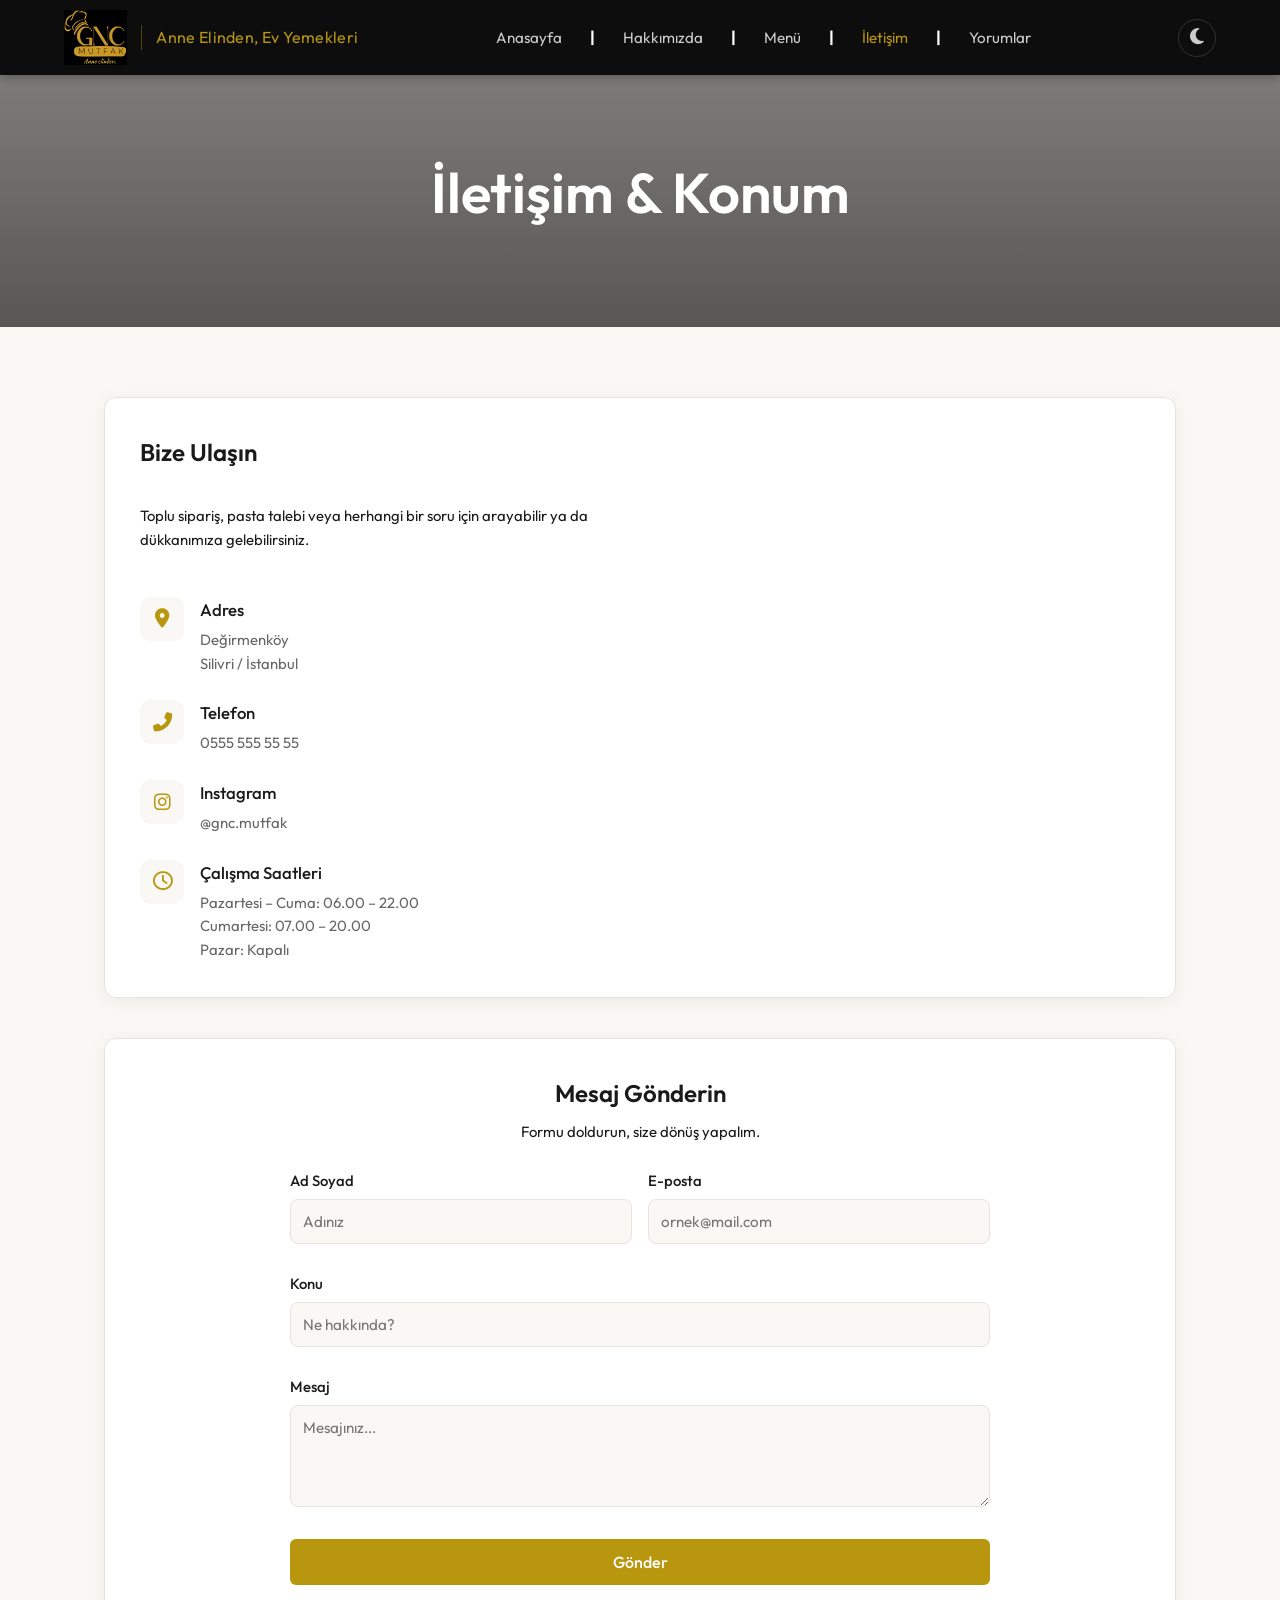
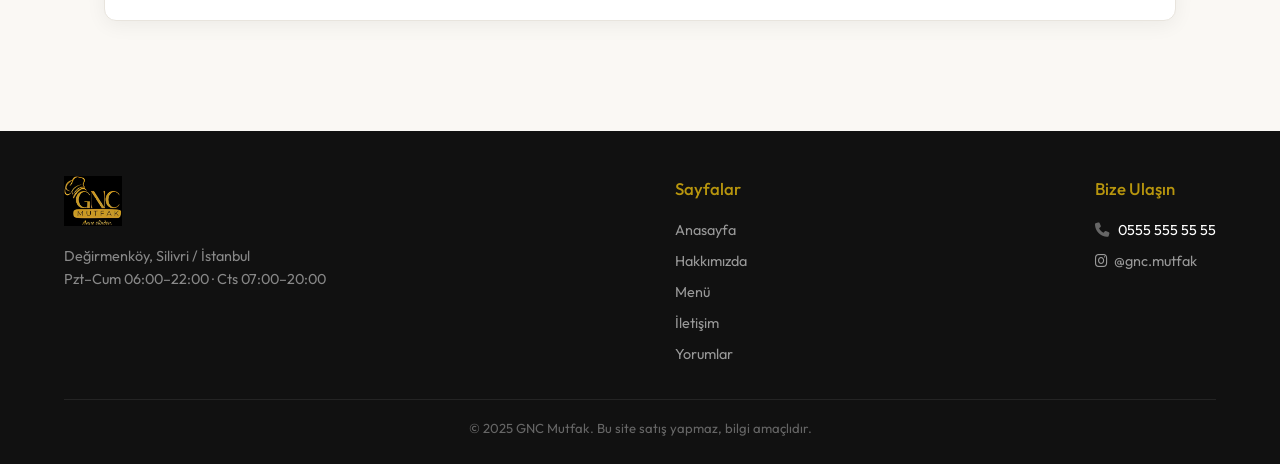
<file: GNC Mutfak Site/iletisim.html>
<!DOCTYPE html>
<html lang="tr">

<head>
    <meta charset="UTF-8">
    <meta name="viewport" content="width=device-width, initial-scale=1.0">
    <title>İletişim - GNC Mutfak</title>
    <link rel="stylesheet" href="https://cdnjs.cloudflare.com/ajax/libs/font-awesome/6.4.0/css/all.min.css">
    <link rel="stylesheet" href="style.css">
</head>

<body>
    <nav class="gezinti-cubugu">
        <a href="index.html" class="marka-alani">
            <img src="logo/gnc-logo.png" alt="GNC Mutfak Logo">
            <span class="slogan">Anne Elinden, Ev Yemekleri</span>
        </a>
        <div class="hamburger-menu" id="hamburger-menu">
            <i class="fas fa-bars"></i>
        </div>
        <ul class="gezinti-baglantilari" id="gezinti-baglantilari">
            <li><a href="index.html">Anasayfa</a></li><b style="color: white;">| </b>
            <li><a href="hakkimizda.html">Hakkımızda</a></li><b style="color: white;">| </b>
            <li><a href="menu.html">Menü</a></li><b style="color: white;">| </b>
            <li><a href="iletisim.html" class="aktif">İletişim</a></li><b style="color: white;">| </b>
            <li><a href="yorumlar.html">Yorumlar</a></li>
        </ul>
        <button class="tema-dugme" id="tema-degistir" aria-label="Tema değiştir">
            <i class="fas fa-moon"></i>
        </button>
    </nav>

    <header class="kahraman-alan"
        style="height: 28vh; min-height: 200px; background: linear-gradient(rgba(0,0,0,0.5), rgba(0,0,0,0.65)), url('https://lh3.googleusercontent.com/p/AF1QipNJ5Hs_Q0hiNd6bYXMqFnFbdf8K0NYRQSn1RIUb=s2048') center/cover;">
        <div class="kahraman-icerik">
            <h1>İletişim & Konum</h1>
        </div>
    </header>

    <section class="bolum">
        <div class="iletisim-kutu">
            <div class="iletisim-bilgi">
                <h2 style="font-size: 1.5rem; font-weight: 600; margin-bottom: 8px;">Bize Ulaşın</h2>
                <p style="color: var(--acik-yazi); margin-bottom: 20px; font-size: 0.93rem;">Toplu sipariş, pasta
                    talebi veya herhangi bir soru için arayabilir ya da dükkanımıza gelebilirsiniz.</p>

                <div class="bilgi-ogesi">
                    <div class="bilgi-ikon"><i class="fas fa-map-marker-alt"></i></div>
                    <div class="bilgi-icerik">
                        <h4>Adres</h4>
                        <p>Değirmenköy<br>Silivri / İstanbul</p>
                    </div>
                </div>

                <div class="bilgi-ogesi">
                    <div class="bilgi-ikon"><i class="fas fa-phone-alt"></i></div>
                    <div class="bilgi-icerik">
                        <h4>Telefon</h4>
                        <p>0555 555 55 55</p>
                    </div>
                </div>

                <div class="bilgi-ogesi">
                    <div class="bilgi-ikon"><i class="fab fa-instagram"></i></div>
                    <div class="bilgi-icerik">
                        <h4>Instagram</h4>
                        <p><a href="https://www.instagram.com/gnc.mutfak" target="_blank"
                                style="color: var(--vurgu-renk); text-decoration: none;">@gnc.mutfak</a></p>
                    </div>
                </div>

                <div class="bilgi-ogesi">
                    <div class="bilgi-ikon"><i class="far fa-clock"></i></div>
                    <div class="bilgi-icerik">
                        <h4>Çalışma Saatleri</h4>
                        <p>Pazartesi – Cuma: 06.00 – 22.00<br>Cumartesi: 07.00 – 20.00<br>Pazar: Kapalı</p>
                    </div>
                </div>
            </div>

            <div class="harita-kutu">
                <iframe src="https://maps.google.com/maps?q=41.0979387,28.0128683&t=&z=17&ie=UTF8&iwloc=&output=embed"
                    width="100%" height="400" style="border:0;" allowfullscreen="" loading="lazy"
                    referrerpolicy="no-referrer-when-downgrade"></iframe>
            </div>
        </div>

        <div class="iletisim-kutu" style="margin-top: 40px;">
            <div style="grid-column: 1 / -1;">
                <h2 style="font-size: 1.5rem; font-weight: 600; text-align: center; margin-bottom: 8px;">Mesaj Gönderin
                </h2>
                <p style="text-align: center; color: var(--acik-yazi); margin-bottom: 25px; font-size: 0.93rem;">
                    Formu doldurun, size dönüş yapalım.</p>
                <form class="iletisim-formu" style="max-width: 700px; margin: 0 auto;"
                    onsubmit="alert('Mesajınız gönderildi.');">
                    <div style="display: grid; grid-template-columns: 1fr 1fr; gap: 16px;">
                        <div class="giris-grubu">
                            <label for="name">Ad Soyad</label>
                            <input type="text" id="name" placeholder="Adınız" required>
                        </div>
                        <div class="giris-grubu">
                            <label for="email">E-posta</label>
                            <input type="email" id="email" placeholder="ornek@mail.com" required>
                        </div>
                    </div>
                    <div class="giris-grubu" style="margin-top: 12px;">
                        <label for="subject">Konu</label>
                        <input type="text" id="subject" placeholder="Ne hakkında?" required>
                    </div>
                    <div class="giris-grubu" style="margin-top: 12px;">
                        <label for="message">Mesaj</label>
                        <textarea id="message" rows="4" placeholder="Mesajınız..." required></textarea>
                    </div>
                    <button type="submit" class="dugme" style="margin-top: 16px; width: 100%;">Gönder</button>
                </form>
            </div>
        </div>
    </section>

    <footer>
        <div class="altbilgi-icerik">
            <div class="altbilgi-marka">
                <img src="logo/gnc-logo.png" alt="GNC Mutfak" height="50">
                <p>Değirmenköy, Silivri / İstanbul<br>Pzt–Cum 06:00–22:00 · Cts 07:00–20:00</p>
            </div>
            <div class="altbilgi-baglantilar">
                <h4>Sayfalar</h4>
                <ul>
                    <li><a href="index.html">Anasayfa</a></li>
                    <li><a href="hakkimizda.html">Hakkımızda</a></li>
                    <li><a href="menu.html">Menü</a></li>
                    <li><a href="iletisim.html">İletişim</a></li>
                    <li><a href="yorumlar.html">Yorumlar</a></li>
                </ul>
            </div>
            <div class="altbilgi-baglantilar">
                <h4>Bize Ulaşın</h4>
                <ul>
                    <li><i class="fas fa-phone" style="color:#666; margin-right:6px;"></i> 0555 555 55 55</li>
                    <li><a href="https://www.instagram.com/gnc.mutfak" target="_blank"><i class="fab fa-instagram"
                                style="margin-right:6px;"></i>@gnc.mutfak</a></li>
                </ul>
            </div>
        </div>
        <div class="altbilgi-alt">&copy; 2025 GNC Mutfak. Bu site satış yapmaz, bilgi amaçlıdır.</div>
    </footer>

    <script src="script.js"></script>
</body>

</html>
</file>
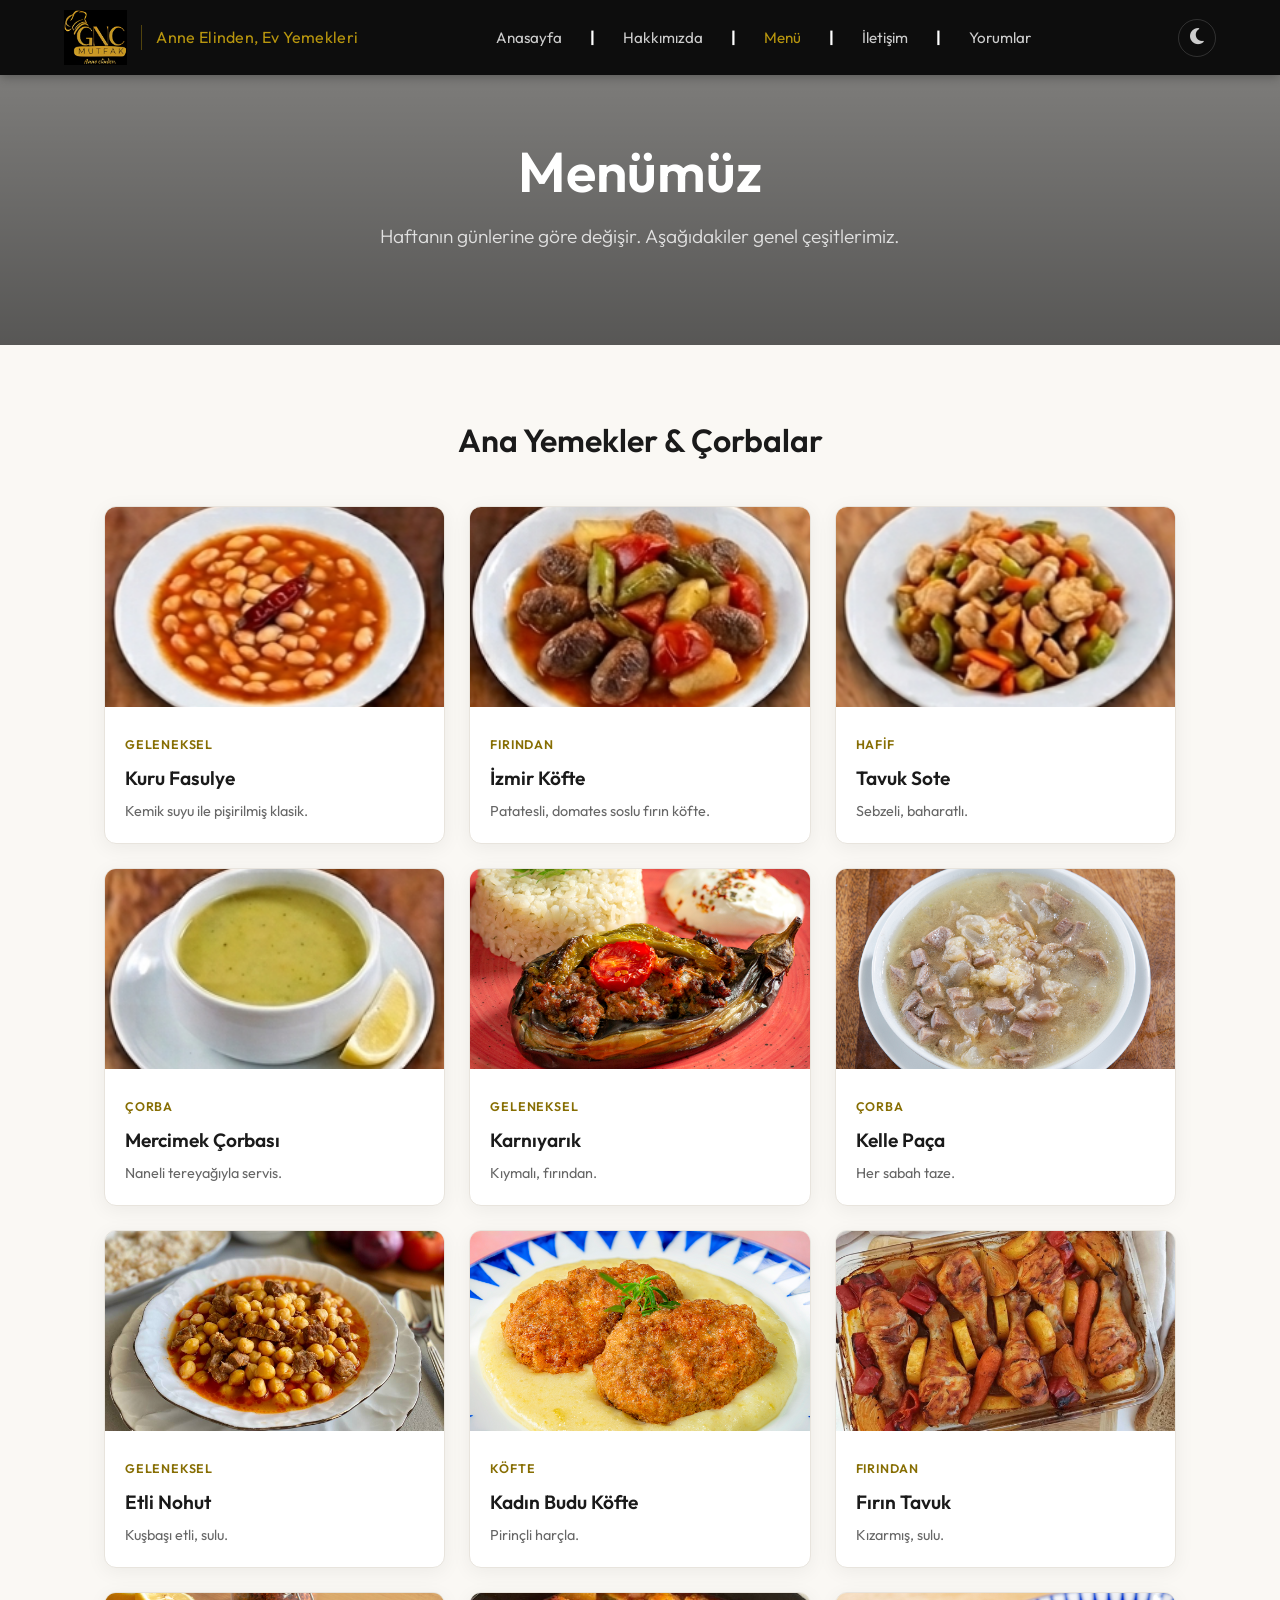
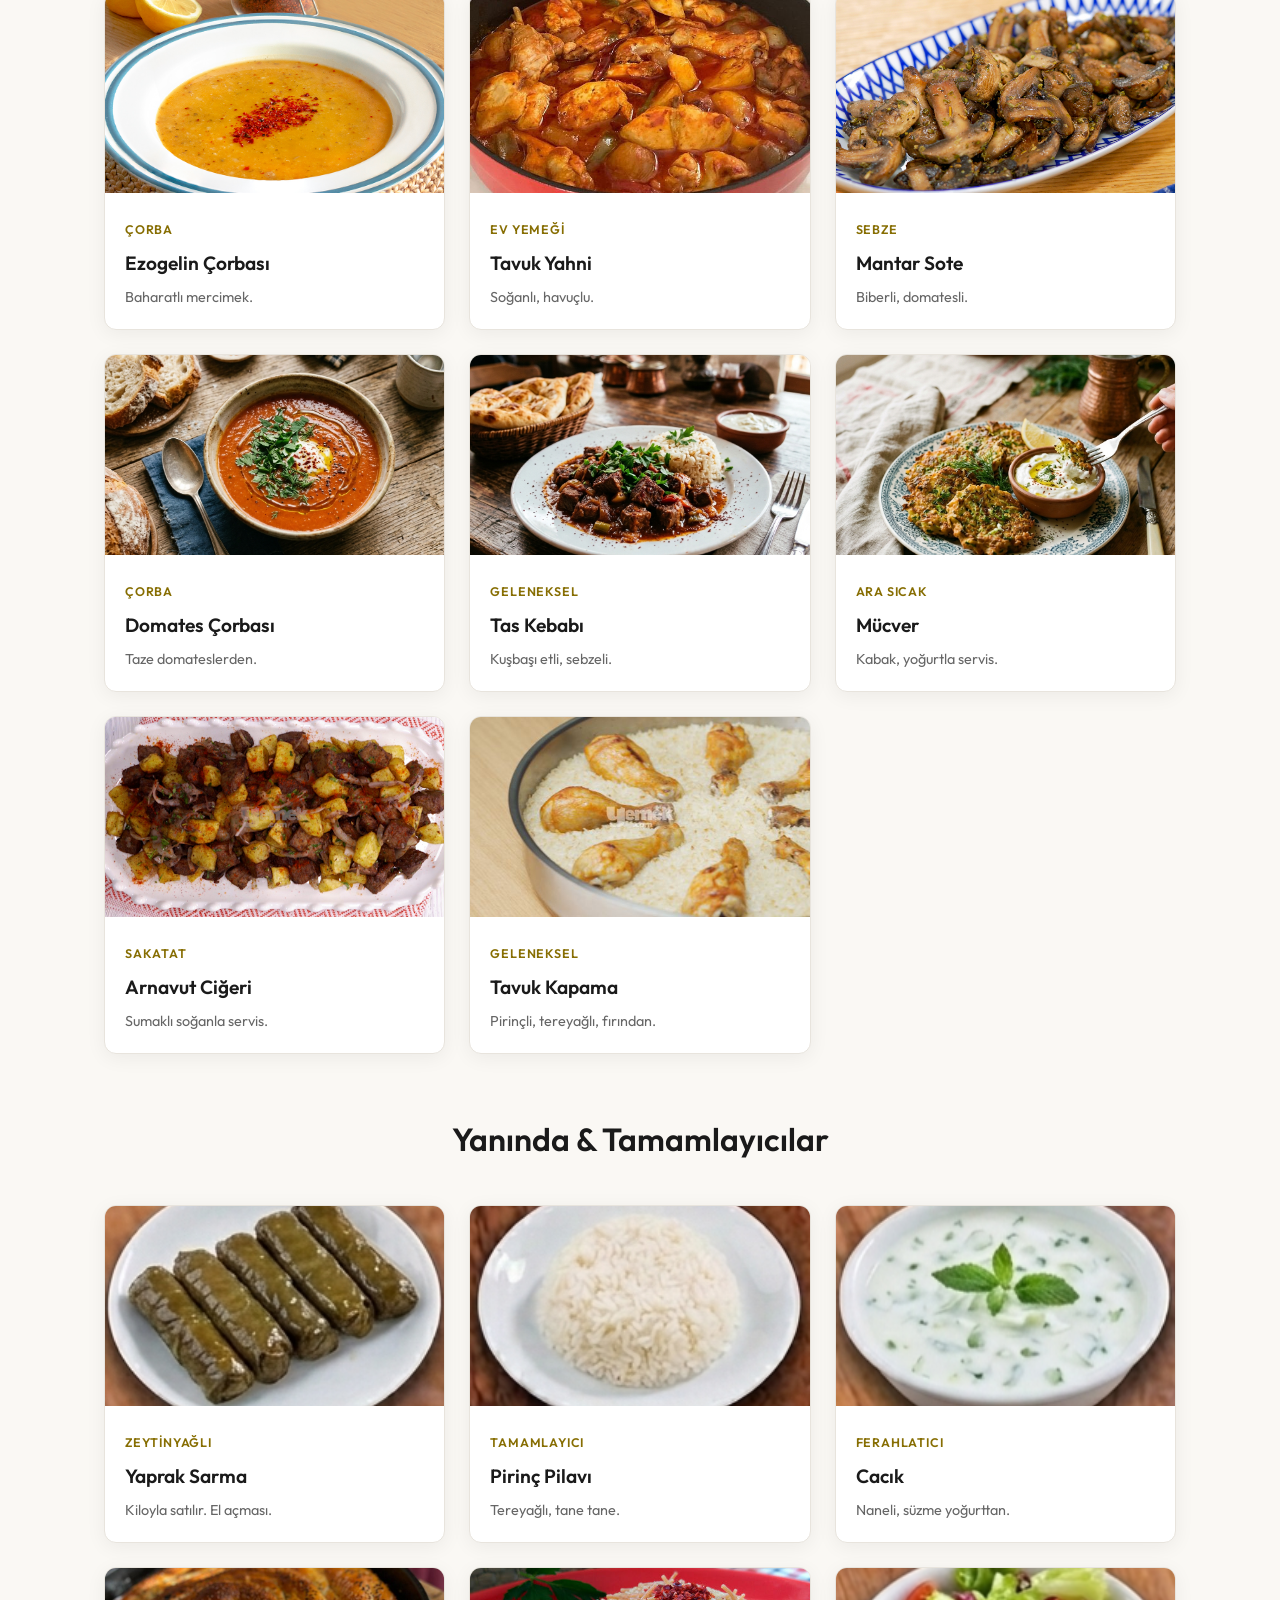
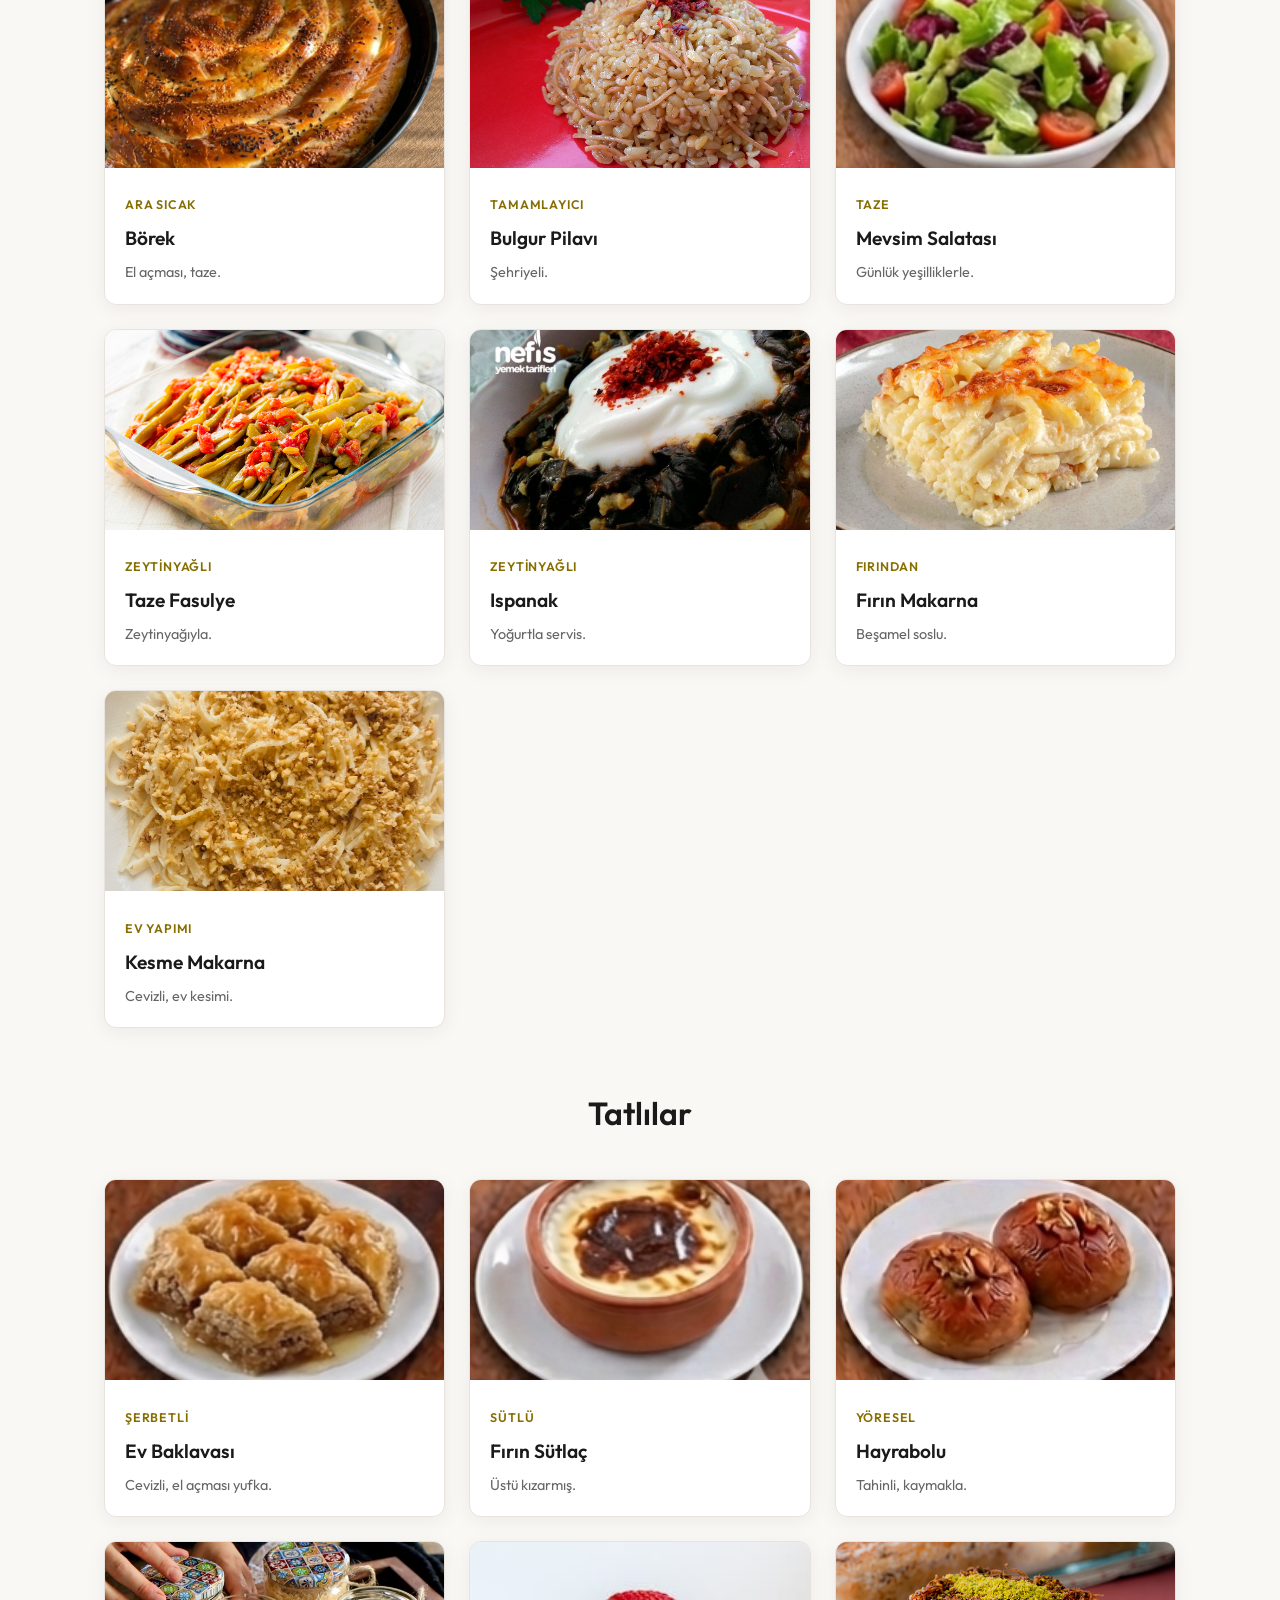
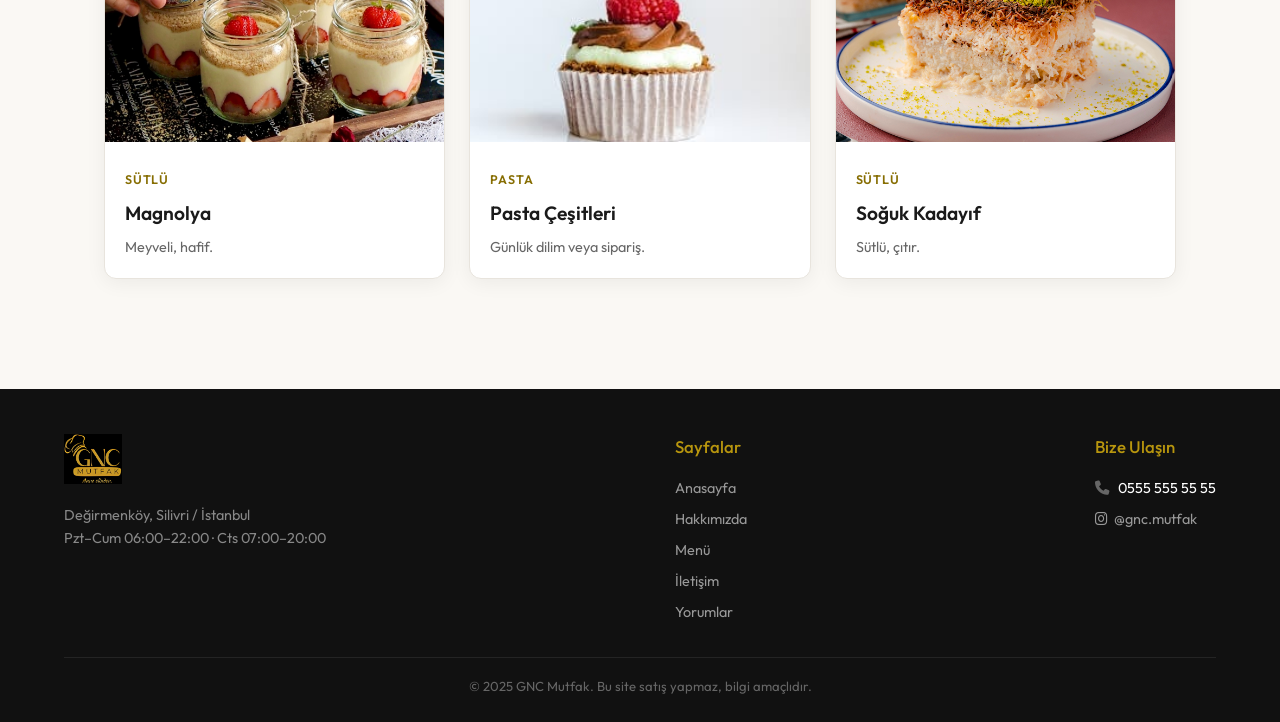
<file: GNC Mutfak Site/menu.html>
<!DOCTYPE html>
<html lang="tr">

<head>
    <meta charset="UTF-8">
    <meta name="viewport" content="width=device-width, initial-scale=1.0">
    <title>Menü - GNC Mutfak</title>
    <link rel="stylesheet" href="https://cdnjs.cloudflare.com/ajax/libs/font-awesome/6.4.0/css/all.min.css">
    <link rel="stylesheet" href="style.css">
</head>

<body>
    <nav class="gezinti-cubugu">
        <a href="index.html" class="marka-alani">
            <img src="logo/gnc-logo.png" alt="GNC Mutfak Logo">
            <span class="slogan">Anne Elinden, Ev Yemekleri</span>
        </a>
        <div class="hamburger-menu" id="hamburger-menu">
            <i class="fas fa-bars"></i>
        </div>
        <ul class="gezinti-baglantilari" id="gezinti-baglantilari">
            <li><a href="index.html">Anasayfa</a></li><b style="color: white;">| </b>
            <li><a href="hakkimizda.html">Hakkımızda</a></li><b style="color: white;">| </b>
            <li><a href="menu.html" class="aktif">Menü</a></li><b style="color: white;">| </b>
            <li><a href="iletisim.html">İletişim</a></li><b style="color: white;">| </b>
            <li><a href="yorumlar.html">Yorumlar</a></li>
        </ul>
        <button class="tema-dugme" id="tema-degistir" aria-label="Tema değiştir">
            <i class="fas fa-moon"></i>
        </button>
    </nav>

    <header class="kahraman-alan"
        style="height: 30vh; min-height: 220px; background: linear-gradient(rgba(0,0,0,0.5), rgba(0,0,0,0.65)), url('https://lh3.googleusercontent.com/p/AF1QipNPp8qvduTF6lIUzkve--5TpEQKSPfhPelUNUh8=s2048') center/cover;">
        <div class="kahraman-icerik">
            <h1>Menümüz</h1>
            <p>Haftanın günlerine göre değişir. Aşağıdakiler genel çeşitlerimiz.</p>
        </div>
    </header>

    <section class="bolum">
        <div class="bolum-baslik">
            <h2>Ana Yemekler &amp; Çorbalar</h2>
        </div>
        <div class="menu-izgara">
            <div class="menu-ogesi">
                <img src="fotograflar/KuruFasulye.png" alt="Kuru Fasulye" class="menu-resim">
                <div class="menu-icerik">
                    <span class="menu-kategori">Geleneksel</span>
                    <h3>Kuru Fasulye</h3>
                    <p>Kemik suyu ile pişirilmiş klasik.</p>
                </div>
            </div>

            <div class="menu-ogesi">
                <img src="fotograflar/izmirkofte.png" alt="İzmir Köfte" class="menu-resim">
                <div class="menu-icerik">
                    <span class="menu-kategori">Fırından</span>
                    <h3>İzmir Köfte</h3>
                    <p>Patatesli, domates soslu fırın köfte.</p>
                </div>
            </div>

            <div class="menu-ogesi">
                <img src="fotograflar/tavuksote.png" alt="Tavuk Sote" class="menu-resim">
                <div class="menu-icerik">
                    <span class="menu-kategori">Hafif</span>
                    <h3>Tavuk Sote</h3>
                    <p>Sebzeli, baharatlı.</p>
                </div>
            </div>

            <div class="menu-ogesi">
                <img src="fotograflar/mercimekCorbası.png" alt="Mercimek Çorbası" class="menu-resim">
                <div class="menu-icerik">
                    <span class="menu-kategori">Çorba</span>
                    <h3>Mercimek Çorbası</h3>
                    <p>Naneli tereyağıyla servis.</p>
                </div>
            </div>

            <div class="menu-ogesi">
                <img src="fotograflar/karniyarik.jpg" alt="Karnıyarık" class="menu-resim">
                <div class="menu-icerik">
                    <span class="menu-kategori">Geleneksel</span>
                    <h3>Karnıyarık</h3>
                    <p>Kıymalı, fırından.</p>
                </div>
            </div>

            <div class="menu-ogesi">
                <img src="fotograflar/KellePaca.jpg" alt="Kelle Paça" class="menu-resim">
                <div class="menu-icerik">
                    <span class="menu-kategori">Çorba</span>
                    <h3>Kelle Paça</h3>
                    <p>Her sabah taze.</p>
                </div>
            </div>

            <div class="menu-ogesi">
                <img src="fotograflar/nohut.jpg" alt="Etli Nohut" class="menu-resim">
                <div class="menu-icerik">
                    <span class="menu-kategori">Geleneksel</span>
                    <h3>Etli Nohut</h3>
                    <p>Kuşbaşı etli, sulu.</p>
                </div>
            </div>

            <div class="menu-ogesi">
                <img src="fotograflar/kadinbudu_kofte.jpg" alt="Kadın Budu Köfte" class="menu-resim">
                <div class="menu-icerik">
                    <span class="menu-kategori">Köfte</span>
                    <h3>Kadın Budu Köfte</h3>
                    <p>Pirinçli harçla.</p>
                </div>
            </div>

            <div class="menu-ogesi">
                <img src="fotograflar/firin_tavuk.jpg" alt="Fırın Tavuk" class="menu-resim">
                <div class="menu-icerik">
                    <span class="menu-kategori">Fırından</span>
                    <h3>Fırın Tavuk</h3>
                    <p>Kızarmış, sulu.</p>
                </div>
            </div>

            <div class="menu-ogesi">
                <img src="fotograflar/ezogelin_corbasi.jpg" alt="Ezogelin" class="menu-resim">
                <div class="menu-icerik">
                    <span class="menu-kategori">Çorba</span>
                    <h3>Ezogelin Çorbası</h3>
                    <p>Baharatlı mercimek.</p>
                </div>
            </div>

            <div class="menu-ogesi">
                <img src="fotograflar/tavuk_yahni.jpg" alt="Tavuk Yahni" class="menu-resim">
                <div class="menu-icerik">
                    <span class="menu-kategori">Ev Yemeği</span>
                    <h3>Tavuk Yahni</h3>
                    <p>Soğanlı, havuçlu.</p>
                </div>
            </div>

            <div class="menu-ogesi">
                <img src="fotograflar/mantar_sote.jpg" alt="Mantar Sote" class="menu-resim">
                <div class="menu-icerik">
                    <span class="menu-kategori">Sebze</span>
                    <h3>Mantar Sote</h3>
                    <p>Biberli, domatesli.</p>
                </div>
            </div>

            <div class="menu-ogesi">
                <img src="fotograflar/domates_corbasi.png" alt="Domates Çorbası" class="menu-resim">
                <div class="menu-icerik">
                    <span class="menu-kategori">Çorba</span>
                    <h3>Domates Çorbası</h3>
                    <p>Taze domateslerden.</p>
                </div>
            </div>

            <div class="menu-ogesi">
                <img src="fotograflar/tas_kebabi.png" alt="Tas Kebabı" class="menu-resim">
                <div class="menu-icerik">
                    <span class="menu-kategori">Geleneksel</span>
                    <h3>Tas Kebabı</h3>
                    <p>Kuşbaşı etli, sebzeli.</p>
                </div>
            </div>

            <div class="menu-ogesi">
                <img src="fotograflar/mucver.png" alt="Mücver" class="menu-resim">
                <div class="menu-icerik">
                    <span class="menu-kategori">Ara Sıcak</span>
                    <h3>Mücver</h3>
                    <p>Kabak, yoğurtla servis.</p>
                </div>
            </div>

            <div class="menu-ogesi">
                <img src="fotograflar/Arnavut_cigeri.png" alt="Arnavut Ciğeri" class="menu-resim">
                <div class="menu-icerik">
                    <span class="menu-kategori">Sakatat</span>
                    <h3>Arnavut Ciğeri</h3>
                    <p>Sumaklı soğanla servis.</p>
                </div>
            </div>

            <div class="menu-ogesi">
                <img src="fotograflar/Tavuk_kapama.jpg" alt="Tavuk Kapama" class="menu-resim">
                <div class="menu-icerik">
                    <span class="menu-kategori">Geleneksel</span>
                    <h3>Tavuk Kapama</h3>
                    <p>Pirinçli, tereyağlı, fırından.</p>
                </div>
            </div>
        </div>

        <div class="bolum-baslik" style="margin-top: 60px;">
            <h2>Yanında &amp; Tamamlayıcılar</h2>
        </div>
        <div class="menu-izgara">
            <div class="menu-ogesi">
                <img src="fotograflar/yaprakSarma.png" alt="Yaprak Sarma" class="menu-resim">
                <div class="menu-icerik">
                    <span class="menu-kategori">Zeytinyağlı</span>
                    <h3>Yaprak Sarma</h3>
                    <p>Kiloyla satılır. El açması.</p>
                </div>
            </div>

            <div class="menu-ogesi">
                <img src="fotograflar/pirincpilavı.png" alt="Pirinç Pilavı" class="menu-resim">
                <div class="menu-icerik">
                    <span class="menu-kategori">Tamamlayıcı</span>
                    <h3>Pirinç Pilavı</h3>
                    <p>Tereyağlı, tane tane.</p>
                </div>
            </div>

            <div class="menu-ogesi">
                <img src="fotograflar/cacik.png" alt="Cacık" class="menu-resim">
                <div class="menu-icerik">
                    <span class="menu-kategori">Ferahlatıcı</span>
                    <h3>Cacık</h3>
                    <p>Naneli, süzme yoğurttan.</p>
                </div>
            </div>

            <div class="menu-ogesi">
                <img src="fotograflar/borek.jpg" alt="Börek" class="menu-resim">
                <div class="menu-icerik">
                    <span class="menu-kategori">Ara Sıcak</span>
                    <h3>Börek</h3>
                    <p>El açması, taze.</p>
                </div>
            </div>

            <div class="menu-ogesi">
                <img src="fotograflar/bulgur_pilavi.jpg" alt="Bulgur Pilavı" class="menu-resim">
                <div class="menu-icerik">
                    <span class="menu-kategori">Tamamlayıcı</span>
                    <h3>Bulgur Pilavı</h3>
                    <p>Şehriyeli.</p>
                </div>
            </div>

            <div class="menu-ogesi">
                <img src="fotograflar/salata.png" alt="Salata" class="menu-resim">
                <div class="menu-icerik">
                    <span class="menu-kategori">Taze</span>
                    <h3>Mevsim Salatası</h3>
                    <p>Günlük yeşilliklerle.</p>
                </div>
            </div>

            <div class="menu-ogesi">
                <img src="fotograflar/taze_fasulye.jpg" alt="Taze Fasulye" class="menu-resim">
                <div class="menu-icerik">
                    <span class="menu-kategori">Zeytinyağlı</span>
                    <h3>Taze Fasulye</h3>
                    <p>Zeytinyağıyla.</p>
                </div>
            </div>

            <div class="menu-ogesi">
                <img src="fotograflar/ispanak.jpg" alt="Ispanak" class="menu-resim">
                <div class="menu-icerik">
                    <span class="menu-kategori">Zeytinyağlı</span>
                    <h3>Ispanak</h3>
                    <p>Yoğurtla servis.</p>
                </div>
            </div>

            <div class="menu-ogesi">
                <img src="fotograflar/firin_makarna.jpg" alt="Fırın Makarna" class="menu-resim">
                <div class="menu-icerik">
                    <span class="menu-kategori">Fırından</span>
                    <h3>Fırın Makarna</h3>
                    <p>Beşamel soslu.</p>
                </div>
            </div>

            <div class="menu-ogesi">
                <img src="fotograflar/kesme_makarna.jpg" alt="Kesme Makarna" class="menu-resim">
                <div class="menu-icerik">
                    <span class="menu-kategori">Ev Yapımı</span>
                    <h3>Kesme Makarna</h3>
                    <p>Cevizli, ev kesimi.</p>
                </div>
            </div>
        </div>

        <div class="bolum-baslik" style="margin-top: 60px;">
            <h2>Tatlılar</h2>
        </div>
        <div class="menu-izgara">
            <div class="menu-ogesi">
                <img src="fotograflar/baklava.png" alt="Baklava" class="menu-resim">
                <div class="menu-icerik">
                    <span class="menu-kategori">Şerbetli</span>
                    <h3>Ev Baklavası</h3>
                    <p>Cevizli, el açması yufka.</p>
                </div>
            </div>

            <div class="menu-ogesi">
                <img src="fotograflar/fırınsutlac.png" alt="Sütlaç" class="menu-resim">
                <div class="menu-icerik">
                    <span class="menu-kategori">Sütlü</span>
                    <h3>Fırın Sütlaç</h3>
                    <p>Üstü kızarmış.</p>
                </div>
            </div>

            <div class="menu-ogesi">
                <img src="fotograflar/hayrabolu.png" alt="Hayrabolu" class="menu-resim">
                <div class="menu-icerik">
                    <span class="menu-kategori">Yöresel</span>
                    <h3>Hayrabolu</h3>
                    <p>Tahinli, kaymakla.</p>
                </div>
            </div>

            <div class="menu-ogesi">
                <img src="fotograflar/magnolya.jpg" alt="Magnolya" class="menu-resim">
                <div class="menu-icerik">
                    <span class="menu-kategori">Sütlü</span>
                    <h3>Magnolya</h3>
                    <p>Meyveli, hafif.</p>
                </div>
            </div>

            <div class="menu-ogesi">
                <img src="fotograflar/pasta.jpg" alt="Pasta" class="menu-resim">
                <div class="menu-icerik">
                    <span class="menu-kategori">Pasta</span>
                    <h3>Pasta Çeşitleri</h3>
                    <p>Günlük dilim veya sipariş.</p>
                </div>
            </div>

            <div class="menu-ogesi">
                <img src="fotograflar/soguk_kadayif.jpg" alt="Kadayıf" class="menu-resim">
                <div class="menu-icerik">
                    <span class="menu-kategori">Sütlü</span>
                    <h3>Soğuk Kadayıf</h3>
                    <p>Sütlü, çıtır.</p>
                </div>
            </div>
        </div>
    </section>

    <footer>
        <div class="altbilgi-icerik">
            <div class="altbilgi-marka">
                <img src="logo/gnc-logo.png" alt="GNC Mutfak" height="50">
                <p>Değirmenköy, Silivri / İstanbul<br>Pzt–Cum 06:00–22:00 · Cts 07:00–20:00</p>
            </div>
            <div class="altbilgi-baglantilar">
                <h4>Sayfalar</h4>
                <ul>
                    <li><a href="index.html">Anasayfa</a></li>
                    <li><a href="hakkimizda.html">Hakkımızda</a></li>
                    <li><a href="menu.html">Menü</a></li>
                    <li><a href="iletisim.html">İletişim</a></li>
                    <li><a href="yorumlar.html">Yorumlar</a></li>
                </ul>
            </div>
            <div class="altbilgi-baglantilar">
                <h4>Bize Ulaşın</h4>
                <ul>
                    <li><i class="fas fa-phone" style="color:#666; margin-right:6px;"></i> 0555 555 55 55</li>
                    <li><a href="https://www.instagram.com/gnc.mutfak" target="_blank"><i class="fab fa-instagram"
                                style="margin-right:6px;"></i>@gnc.mutfak</a></li>
                </ul>
            </div>
        </div>
        <div class="altbilgi-alt">&copy; 2025 GNC Mutfak. Bu site satış yapmaz, bilgi amaçlıdır.</div>
    </footer>

    <script src="script.js"></script>
</body>

</html>
</file>
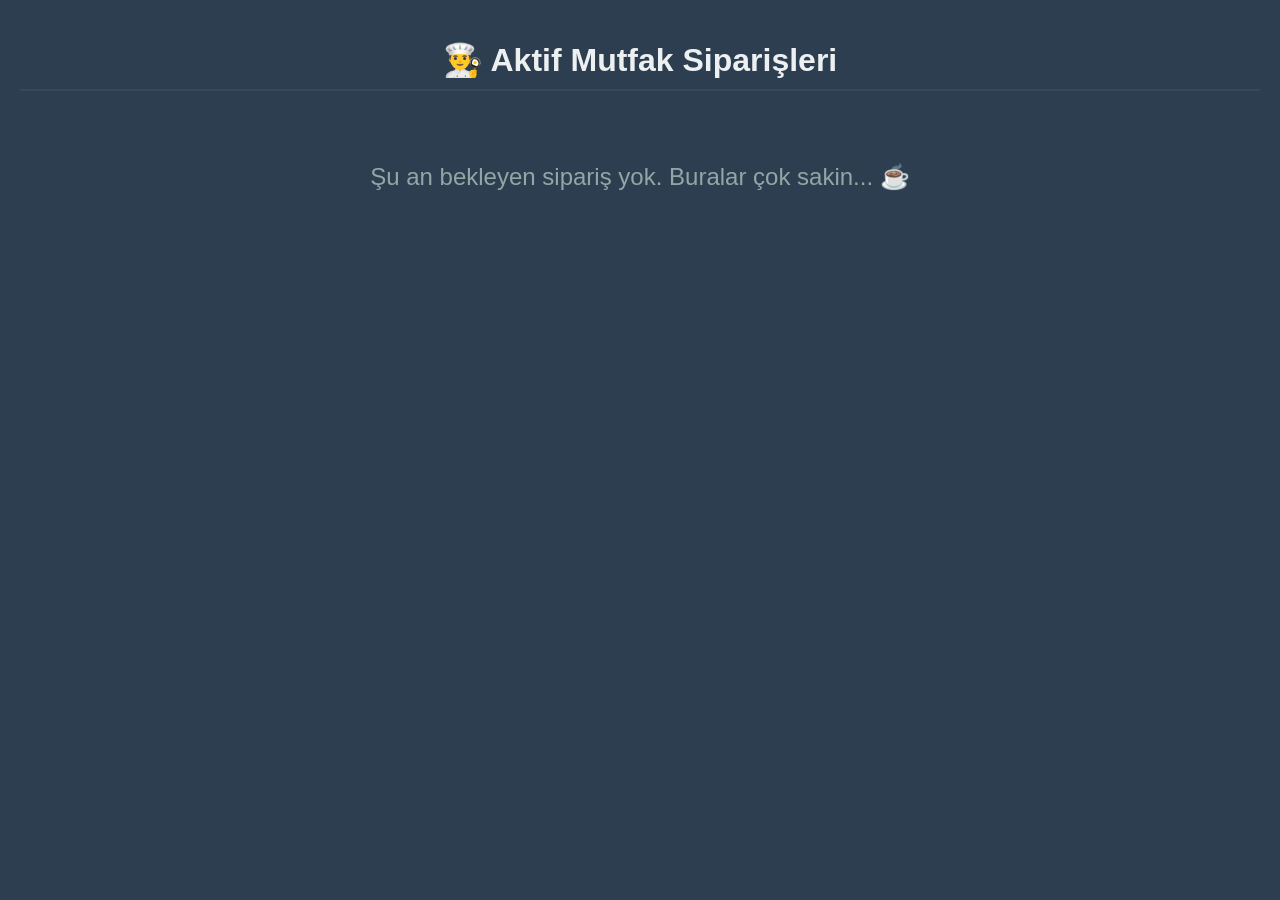
<file: GNC Mutfak Site/mutfak.html>
<!DOCTYPE html>
<html lang="tr">

<head>
    <meta charset="UTF-8">
    <meta name="viewport" content="width=device-width, initial-scale=1.0">
    <title>Mutfak Ekranı - GNC Mutfak</title>
    <style>
        body {
            font-family: sans-serif;
            background-color: #2c3e50;
            color: #ecf0f1;
            padding: 20px;
            margin: 0;
        }

        h1 {
            text-align: center;
            border-bottom: 2px solid #34495e;
            padding-bottom: 10px;
        }

        #mutfakSiparisKutusu {
            display: grid;
            grid-template-columns: repeat(auto-fill, minmax(300px, 1fr));
            gap: 20px;
            margin-top: 20px;
        }

        .siparis-karti {
            background: #ecf0f1;
            color: #2c3e50;
            border-top: 5px solid #e74c3c;
            padding: 15px;
            border-radius: 5px;
            box-shadow: 0 4px 8px rgba(0, 0, 0, 0.2);
            display: flex;
            flex-direction: column;
        }

        .siparis-baslik {
            display: flex;
            justify-content: space-between;
            font-weight: bold;
            font-size: 1.2rem;
            margin-bottom: 10px;
            border-bottom: 1px solid #bdc3c7;
            padding-bottom: 10px;
        }

        .siparis-baslik .masa-bilgi {
            color: #c0392b;
            font-size: 1.4rem;
        }

        .siparis-detay {
            flex-grow: 1;
        }

        .siparis-detay ul {
            list-style-type: none;
            padding: 0;
            margin: 0;
        }

        .siparis-detay li {
            margin-bottom: 8px;
            font-size: 1.1rem;
            font-weight: bold;
            border-bottom: 1px dashed #bdc3c7;
            padding-bottom: 5px;
        }

        .tamamla-btn {
            background-color: #27ae60;
            color: white;
            border: none;
            padding: 12px;
            border-radius: 3px;
            cursor: pointer;
            font-weight: bold;
            width: 100%;
            margin-top: 15px;
            font-size: 1rem;
            transition: 0.3s;
        }

        .tamamla-btn:hover {
            background-color: #2ecc71;
        }

        .bos-durum {
            text-align: center;
            font-size: 1.5rem;
            color: #95a5a6;
            grid-column: 1 / -1;
            margin-top: 50px;
        }
    </style>
</head>

<body>

    <h1>👨‍🍳 Aktif Mutfak Siparişleri</h1>
    <div id="mutfakSiparisKutusu">
    </div>

    <script>
        function siparisleriGetir() {
            var kutu = document.getElementById('mutfakSiparisKutusu');
            var siparisler = JSON.parse(localStorage.getItem('mutfakSiparisleri')) || [];

            if (siparisler.length === 0) {
                kutu.innerHTML = "<div class='bos-durum'>Şu an bekleyen sipariş yok. Buralar çok sakin... ☕</div>";
                return;
            }

            var html = "";
            siparisler.forEach(function (siparis) {
                html += `
                <div class="siparis-karti">
                    <div class="siparis-baslik">
                        <span class="masa-bilgi">Masa ${siparis.masa} <span style="font-size:0.9rem; color:#7f8c8d;">(${siparis.kisi} Kişi)</span></span>
                        <span>🕒 ${siparis.saat}</span>
                    </div>
                    <div style="margin-bottom: 10px; font-size: 0.9rem; color: #7f8c8d;">
                        👤 Müşteri: ${siparis.musteri}
                    </div>
                    <div class="siparis-detay">
                        <ul>
                            ${siparis.detaylar.map(detay => `<li>✔️ ${detay}</li>`).join('')}
                        </ul>
                    </div>
                    <button class="tamamla-btn" onclick="siparisiTamamla(${siparis.id})">Siparişi Hazırlandı İşaretle</button>
                </div>
                `;
            });
            kutu.innerHTML = html;
        }

        // Siparişi listeden silme (tamamlama) fonksiyonu
        function siparisiTamamla(id) {
            var siparisler = JSON.parse(localStorage.getItem('mutfakSiparisleri')) || [];
            var guncelSiparisler = siparisler.filter(s => s.id !== id);
            localStorage.setItem('mutfakSiparisleri', JSON.stringify(guncelSiparisler));
            siparisleriGetir(); // Ekranı hemen yenile
        }

        // Sayfa ilk açıldığında siparişleri yükle
        siparisleriGetir();

        // index.html sekmesinden yeni sipariş gelirse bu sayfayı otomatik yenile
        window.addEventListener('storage', function (e) {
            if (e.key === 'mutfakSiparisleri') {
                siparisleriGetir();
            }
        });
    </script>
</body>

</html>
</file>
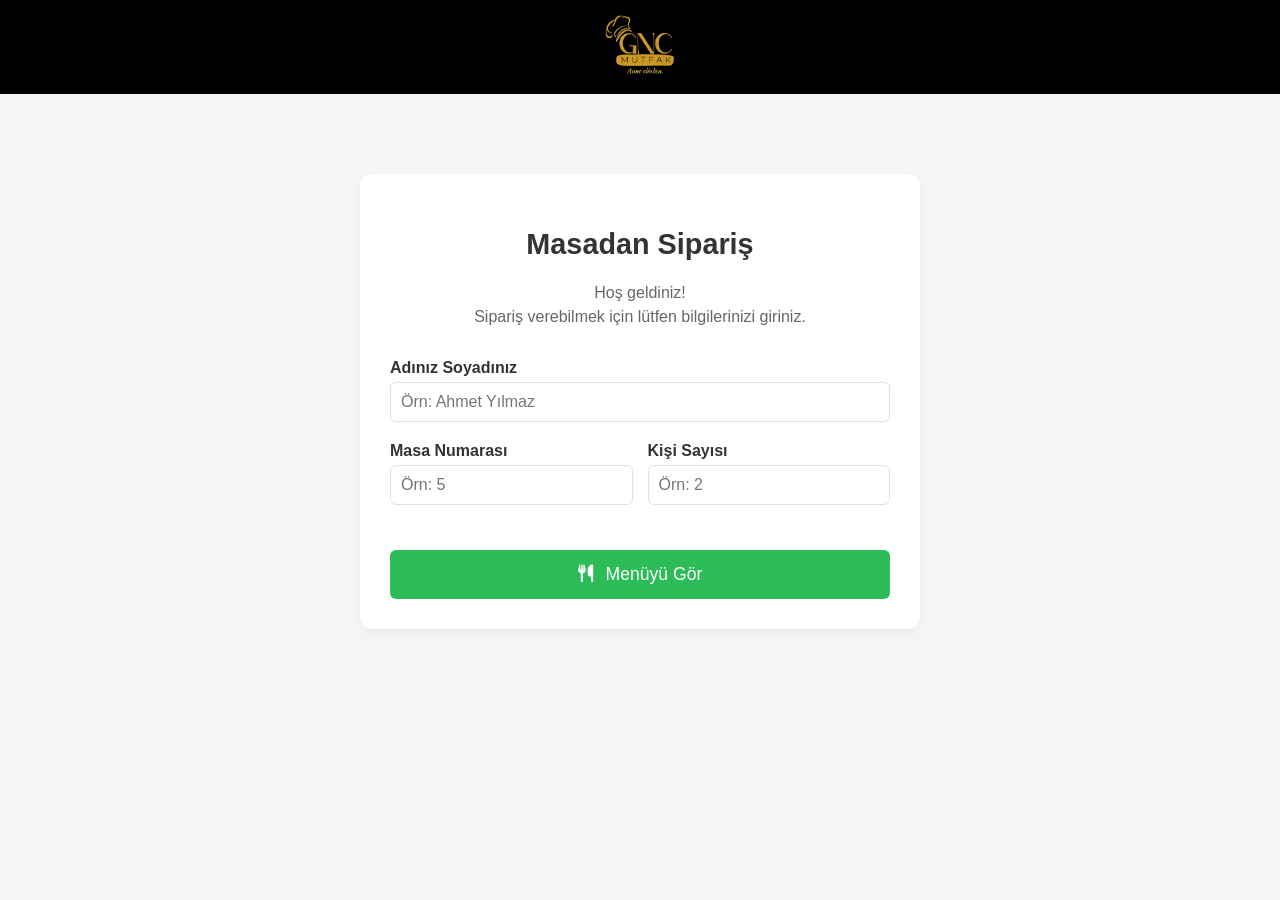
<file: GNC Mutfak Site/qr-siparis.html>
<!DOCTYPE html>
<html lang="tr">

<head>
    <meta charset="UTF-8">
    <meta name="viewport" content="width=device-width, initial-scale=1.0">
    <title>Masadan Sipariş - GNC Mutfak</title>
    <link rel="stylesheet" href="https://cdnjs.cloudflare.com/ajax/libs/font-awesome/6.4.0/css/all.min.css">
    <style>
        :root {
            --arkaplan-renk: #f4f7f6;
            --kart-arkaplan: #ffffff;
            --kose-yariCap: 12px;
            --kenarlik-renk: #e0e0e0;
            --vurgu-renk: #2cbd58;
            --koyu-yazi: #333333;
            --acik-yazi: #666666;
        }

        body {
            background-color: var(--arkaplan-renk);
            font-family: sans-serif;
            margin: 0;
            padding: 0;
        }

        .qr-kutu {
            max-width: 500px;
            margin: 40px auto;
            padding: 30px;
            background: var(--kart-arkaplan);
            border-radius: var(--kose-yariCap);
            box-shadow: 0 4px 15px rgba(0, 0, 0, 0.05);
        }

        .giris-grubu {
            display: flex;
            flex-direction: column;
            margin-bottom: 15px;
        }

        .giris-grubu label {
            margin-bottom: 5px;
            font-weight: bold;
            color: var(--koyu-yazi);
        }

        .giris-grubu input {
            padding: 10px;
            border: 1px solid var(--kenarlik-renk);
            border-radius: 6px;
            font-size: 1rem;
        }

        .dugme {
            background-color: var(--vurgu-renk);
            color: white;
            border: none;
            border-radius: 6px;
            cursor: pointer;
            transition: opacity 0.3s;
        }

        .dugme:hover {
            opacity: 0.9;
        }

        .siparis-oge {
            display: flex;
            align-items: center;
            justify-content: space-between;
            margin-bottom: 15px;
            padding: 10px;
            border: 1px solid var(--kenarlik-renk);
            border-radius: 8px;
            transition: border-color 0.3s;
        }

        .siparis-oge:hover {
            border-color: var(--vurgu-renk);
        }

        .siparis-oge img {
            width: 70px;
            height: 70px;
            object-fit: cover;
            border-radius: 6px;
            margin-right: 15px;
        }

        .siparis-oge-bilgi {
            flex: 1;
        }

        .siparis-oge-bilgi h4 {
            margin: 0;
            color: var(--koyu-yazi);
            font-size: 1.05rem;
        }

        .siparis-oge-bilgi p {
            margin: 5px 0 0 0;
            color: var(--acik-yazi);
            font-size: 0.85rem;
        }

        #siparisEkrani {
            display: none;
        }

        .sepet-kutu {
            position: sticky;
            bottom: 20px;
            background-color: #2cbd58;
            color: #ffffff;
            padding: 15px 20px;
            border-radius: var(--kose-yariCap);
            box-shadow: 0 4px 15px rgba(0, 0, 0, 0.3);
            display: flex;
            justify-content: space-between;
            align-items: center;
            margin: 30px auto 0 auto;
            max-width: 800px;
            z-index: 100;
        }

        .sepet-kutu.gizli {
            display: none;
        }

        .sepet-baslik {
            font-weight: 600;
            font-size: 1.1rem;
            color: #ffffff;
        }

        .sepet-gonder-dugme {
            background: #ffffff;
            color: #2cbd58;
            padding: 10px 20px;
            border: none;
            border-radius: 5px;
            font-weight: bold;
            font-size: 1rem;
            cursor: pointer;
            box-shadow: 0 2px 5px rgba(0, 0, 0, 0.1);
            transition: transform 0.2s;
        }

        .sepet-gonder-dugme:active {
            transform: scale(0.96);
        }

        .miktar-kontrol {
            display: flex;
            align-items: center;
            background: #f8f9fa;
            border-radius: 6px;
            overflow: hidden;
            border: 1px solid #dee2e6;
        }

        .miktar-buton {
            background: #ffffff;
            border: none;
            width: 36px;
            height: 36px;
            font-size: 1.2rem;
            cursor: pointer;
            color: var(--koyu-yazi);
            font-weight: bold;
            transition: 0.2s;
        }

        .miktar-buton:hover {
            background: #e9ecef;
        }

        .miktar-deger {
            width: 36px;
            text-align: center;
            font-weight: 600;
            font-size: 1rem;
            color: var(--koyu-yazi);
            user-select: none;
        }

        .kategori-kart {
            background: var(--kart-arkaplan);
            border-radius: 10px;
            padding: 20px;
            margin-bottom: 25px;
            box-shadow: 0 4px 10px rgba(0, 0, 0, 0.05);
        }

        .kategori-baslik {
            margin-bottom: 20px;
            border-bottom: 2px solid var(--kenarlik-renk);
            padding-bottom: 10px;
            color: var(--koyu-yazi);
        }
    </style>
</head>

<body>
    <nav style="display:flex; justify-content: center; padding: 15px 0; background-color: black;">
        <div>
            <img src="logo/gnc-logo.png" alt="GNC Mutfak Logo" style="height: 60px;"
                onerror="this.src='https://via.placeholder.com/150x60?text=GNC+Mutfak'">
        </div>
    </nav>

    <section id="girisEkrani" style="padding-top: 40px; min-height: 80vh;">
        <div class="qr-kutu">
            <h2 style="text-align: center; margin-bottom: 20px; color: var(--koyu-yazi); font-size: 1.8rem;">Masadan
                Sipariş</h2>
            <p
                style="text-align: center; color: var(--acik-yazi); margin-bottom: 30px; font-size: 1rem; line-height: 1.5;">
                Hoş geldiniz!<br>Sipariş verebilmek için lütfen bilgilerinizi giriniz.
            </p>

            <form id="qrGirisFormu">
                <div class="giris-grubu">
                    <label for="musteriAd">Adınız Soyadınız</label>
                    <input type="text" id="musteriAd" placeholder="Örn: Ahmet Yılmaz" required>
                </div>
                <div style="display: grid; grid-template-columns: 1fr 1fr; gap: 15px; margin-top: 20px;">
                    <div class="giris-grubu">
                        <label for="masaNo">Masa Numarası</label>
                        <input type="number" id="masaNo" placeholder="Örn: 5" required min="1" max="50">
                    </div>
                    <div class="giris-grubu">
                        <label for="kisiSayisi">Kişi Sayısı</label>
                        <input type="number" id="kisiSayisi" placeholder="Örn: 2" required min="1" max="20">
                    </div>
                </div>
                <button type="submit" class="dugme"
                    style="width: 100%; margin-top: 30px; padding: 14px; font-size: 1.1rem;">
                    <i class="fas fa-utensils" style="margin-right: 8px;"></i> Menüyü Gör
                </button>
            </form>
        </div>
    </section>

    <section id="siparisEkrani" style="padding-top: 30px;">
        <div style="max-width: 800px; margin: 0 auto 30px auto; text-align: center;">
            <h2 style="font-size: 2rem; color: var(--koyu-yazi); margin-bottom: 10px;">Günün Menüsü</h2>
            <p id="kullaniciBilgiAlani" style="font-weight: 600; font-size: 1.1rem; color: var(--vurgu-renk);"></p>
        </div>

        <div class="gunluk-menu-kutu"
            style="max-width: 800px; margin: 0 auto; background: transparent; box-shadow: none; padding: 0;">
            <div id="qrMenuIcerik"></div>
        </div>

        <div id="sepetAlani" class="sepet-kutu gizli">
            <div>
                <span class="sepet-baslik">
                    <i class="fas fa-shopping-basket" style="margin-right: 8px;"></i>
                    Seçilen: <span id="sepetAdet">0</span>
                </span>
            </div>
            <button class="sepet-gonder-dugme" id="siparisiGonderDugmesi">
                Siparişi Onayla <i class="fas fa-check" style="margin-left: 5px;"></i>
            </button>
        </div>
    </section>

    <script>
        var menuler = {
            1: { gun: "Pazartesi", ana: [{ img: "KellePaca.jpg", ad: "Kellepaça Çorbası", not: "Sabahtan hazır" }, { img: "mercimekCorbası.png", ad: "Mercimek Çorbası", not: "" }, { img: "KuruFasulye.png", ad: "Kuru Fasulye", not: "Kemik suyuyla" }, { img: "izmirkofte.png", ad: "İzmir Köfte", not: "Fırından" }, { img: "tavuksote.png", ad: "Tavuk Sote", not: "" }], yan: [{ img: "pirincpilavı.png", ad: "Pirinç Pilavı", not: "" }, { img: "domateslimakarna.png", ad: "Domatesli Makarna", not: "" }, { img: "salata.png", ad: "Salata", not: "" }, { img: "cacik.png", ad: "Cacık", not: "" }], tatli: [{ img: "baklava.png", ad: "Ev Baklavası", not: "Cevizli" }, { img: "fırınsutlac.png", ad: "Fırın Sütlaç", not: "" }] },
            2: { gun: "Salı", ana: [{ img: "KellePaca.jpg", ad: "Kellepaça Çorbası", not: "" }, { img: "yayla_corbasi.jpg", ad: "Yayla Çorbası", not: "Naneli" }, { img: "KuruFasulye.png", ad: "Kuru Fasulye", not: "" }, { img: "patates_kapama.jpg", ad: "Patates Kapama", not: "Etli" }, { img: "firin_tavuk.jpg", ad: "Fırın Tavuk", not: "" }, { img: "taze_fasulye.jpg", ad: "Taze Fasulye", not: "Zeytinyağlı" }], yan: [{ img: "kesme_makarna.jpg", ad: "Kesme Makarna", not: "Ev yapımı" }, { img: "pirincpilavı.png", ad: "Pirinç Pilavı", not: "" }, { img: "salata.png", ad: "Salata", not: "" }, { img: "cacik.png", ad: "Cacık", not: "" }, { img: "borek.jpg", ad: "Börek", not: "" }], tatli: [{ img: "baklava.png", ad: "Ev Baklavası", not: "" }, { img: "hayrabolu.png", ad: "Hayrabolu", not: "" }, { img: "soguk_kadayif.jpg", ad: "Soğuk Kadayıf", not: "" }, { img: "fırınsutlac.png", ad: "Fırın Sütlaç", not: "" }, { img: "magnolya.jpg", ad: "Magnolya", not: "" }, { img: "pasta.jpg", ad: "Pasta", not: "" }] },
            3: { gun: "Çarşamba", ana: [{ img: "KellePaca.jpg", ad: "Kelle Paça", not: "" }, { img: "ezogelin_corbasi.jpg", ad: "Ezogelin Çorbası", not: "" }, { img: "nohut.jpg", ad: "Etli Nohut", not: "" }, { img: "kadinbudu_kofte.jpg", ad: "Kadın Budu Köfte", not: "" }, { img: "tavuk_yahni.jpg", ad: "Tavuk Yahni", not: "" }, { img: "ispanak.jpg", ad: "Ispanak", not: "Yoğurtlu" }], yan: [{ img: "pirincpilavı.png", ad: "Pirinç Pilavı", not: "" }, { img: "bulgur_pilavi.jpg", ad: "Bulgur Pilavı", not: "" }, { img: "salata.png", ad: "Salata", not: "" }, { img: "cacik.png", ad: "Cacık", not: "" }, { img: "borek.jpg", ad: "Börek", not: "" }], tatli: [{ img: "baklava.png", ad: "Ev Baklavası", not: "" }, { img: "soguk_kadayif.jpg", ad: "Soğuk Kadayıf", not: "" }, { img: "hayrabolu.png", ad: "Hayrabolu", not: "" }, { img: "magnolya.jpg", ad: "Magnolya", not: "" }, { img: "fırınsutlac.png", ad: "Fırın Sütlaç", not: "" }, { img: "pasta.jpg", ad: "Pasta", not: "" }] },
            4: { gun: "Perşembe", ana: [{ img: "KellePaca.jpg", ad: "Kellepaça Çorbası", not: "" }, { img: "mercimekCorbası.png", ad: "Mercimek Çorbası", not: "" }, { img: "KuruFasulye.png", ad: "Kuru Fasulye", not: "" }, { img: "karniyarik.jpg", ad: "Karnıyarık", not: "Fırından" }, { img: "tavuk_cigeri.jpg", ad: "Tavuk Ciğeri", not: "" }, { img: "mantar_sote.jpg", ad: "Mantar Sote", not: "" }], yan: [{ img: "firin_makarna.jpg", ad: "Fırın Makarna", not: "Beşamelli" }, { img: "pirincpilavı.png", ad: "Pirinç Pilavı", not: "" }, { img: "salata.png", ad: "Salata", not: "" }, { img: "cacik.png", ad: "Cacık", not: "" }, { img: "borek.jpg", ad: "Börek", not: "" }], tatli: [{ img: "baklava.png", ad: "Ev Baklavası", not: "" }, { img: "hayrabolu.png", ad: "Hayrabolu", not: "" }, { img: "fırınsutlac.png", ad: "Fırın Sütlaç", not: "" }, { img: "magnolya.jpg", ad: "Magnolya", not: "" }, { img: "pasta.jpg", ad: "Pasta", not: "" }] },
            5: { gun: "Cuma", ana: [{ img: "KellePaca.jpg", ad: "Kellepaça Çorbası", not: "" }, { img: "domates_corbasi.png", ad: "Domates Çorbası", not: "" }, { img: "mercimekCorbası.png", ad: "Mercimek Çorbası", not: "" }, { img: "nohut.jpg", ad: "Nohut", not: "" }, { img: "tas_kebabi.png", ad: "Tas Kebabı", not: "" }, { img: "firin_tavuk.jpg", ad: "Fırın Tavuk", not: "" }, { img: "mucver.png", ad: "Mücver", not: "" }], yan: [{ img: "bulgur_pilavi.jpg", ad: "Bulgur Pilavı", not: "" }, { img: "pirincpilavı.png", ad: "Pirinç Pilavı", not: "" }, { img: "salata.png", ad: "Salata", not: "" }, { img: "cacik.png", ad: "Cacık", not: "" }, { img: "borek.jpg", ad: "Börek", not: "" }, { img: "yaprakSarma.png", ad: "Yaprak Sarma", not: "" }], tatli: [{ img: "baklava.png", ad: "Ev Baklavası", not: "" }, { img: "hayrabolu.png", ad: "Hayrabolu", not: "" }, { img: "magnolya.jpg", ad: "Magnolya", not: "" }, { img: "pasta.jpg", ad: "Pasta", not: "" }] },
            6: { gun: "Cumartesi", ana: [{ img: "KellePaca.jpg", ad: "Kellepaça Çorbası", not: "" }, { img: "mercimekCorbası.png", ad: "Mercimek Çorbası", not: "" }, { img: "KuruFasulye.png", ad: "Kuru Fasulye", not: "" }, { img: "Arnavut_cigeri.png", ad: "Arnavut Ciğeri", not: "" }, { img: "Tavuk_kapama.jpg", ad: "Tavuk Kapama", not: "" }], yan: [{ img: "pirincpilavı.png", ad: "Pirinç Pilavı", not: "" }, { img: "salata.png", ad: "Salata", not: "" }, { img: "cacik.png", ad: "Cacık", not: "" }, { img: "borek.jpg", ad: "Börek", not: "" }, { img: "yaprakSarma.png", ad: "Yaprak Sarma", not: "" }], tatli: [{ img: "hayrabolu.png", ad: "Hayrabolu", not: "" }, { img: "magnolya.jpg", ad: "Magnolya", not: "" }, { img: "pasta.jpg", ad: "Pasta", not: "" }] }
        };

        var icecekler = [
            { img: "https://images.unsplash.com/photo-1622483767028-3f66f32aef97?q=80&w=200&auto=format&fit=crop", ad: "Kola", not: "Kutu 330ml" },
            { img: "https://images.unsplash.com/photo-1624517452488-04869289c4ca?q=80&w=200&auto=format&fit=crop", ad: "Fanta", not: "Kutu 330ml" },
            { img: "https://images.unsplash.com/photo-1550583724-b2692b85b150?w=200&auto=format&fit=crop", ad: "Ayran", not: "Şişe 200ml" },
            { img: "https://images.unsplash.com/photo-1625772299848-391b6a87d7b3?q=80&w=200&auto=format&fit=crop", ad: "Soda", not: "Cam Şişe" },
            { img: "https://images.unsplash.com/photo-1523362628745-0c100150b504?w=200&auto=format&fit=crop", ad: "Su", not: "Pet Şişe" }
        ];

        var sepet = {};
        var musteriAd = "";
        var masaNo = "";
        var kisiSayisi = "";

        function makeId(ad) {
            return "ürün-" + ad.replace(/[^a-zA-Z0-9]/g, '');
        }

        document.getElementById("qrGirisFormu").addEventListener("submit", function (e) {
            e.preventDefault();
            musteriAd = document.getElementById("musteriAd").value.trim();
            masaNo = document.getElementById("masaNo").value.trim();
            kisiSayisi = document.getElementById("kisiSayisi").value.trim();

            if (musteriAd && masaNo && kisiSayisi) {
                document.getElementById("girisEkrani").style.display = "none";
                document.getElementById("siparisEkrani").style.display = "block";
                document.getElementById("kullaniciBilgiAlani").innerText = "Masa " + masaNo + " (" + kisiSayisi + " Kişi) - " + musteriAd;
                menuyuYukle();
            }
        });

        function menuyuYukle() {
            var bugun = new Date().getDay();
            // Pazar günü (0) için kapalı göstermek istiyorsan böyle kalabilir,
            // veya test etmek istersen bugun değerini manuel olarak 1 (Pazartesi) yapabilirsin: var bugun = 1;

            var kutu = document.getElementById("qrMenuIcerik");
            var menu = menuler[bugun];

            if (!menu) {
                kutu.innerHTML = '<div style="text-align:center; padding:40px; background:var(--kart-arkaplan); border-radius:10px;"><p style="font-size:1.1rem;">Bugün dükkanımız kapalıdır. Sipariş alamıyoruz.</p></div>';
                return;
            }

            var html = "";
            html += bolumOlustur("Ana Yemekler & Çorbalar", menu.ana);
            html += bolumOlustur("Yanında & Tamamlayıcılar", menu.yan);
            html += bolumOlustur("Tatlılar", menu.tatli);
            html += bolumOlustur("İçecekler", icecekler);
            kutu.innerHTML = html;

            var azaltButonlar = document.querySelectorAll('.azalt');
            var arttirButonlar = document.querySelectorAll('.arttir');

            azaltButonlar.forEach(function (btn) {
                btn.addEventListener('click', function () {
                    var ad = this.getAttribute('data-ad');
                    var targetId = makeId(ad);
                    var miktar = sepet[ad] || 0;

                    if (miktar > 0) {
                        miktar--;
                        if (miktar === 0) {
                            delete sepet[ad];
                        } else {
                            sepet[ad] = miktar;
                        }
                        document.getElementById(targetId).innerText = miktar;
                        sepetGuncelle();
                    }
                });
            });

            arttirButonlar.forEach(function (btn) {
                btn.addEventListener('click', function () {
                    var ad = this.getAttribute('data-ad');
                    var targetId = makeId(ad);
                    var miktar = sepet[ad] || 0;

                    miktar++;
                    sepet[ad] = miktar;
                    document.getElementById(targetId).innerText = miktar;
                    sepetGuncelle();
                });
            });
        }

        function bolumOlustur(baslik, ogeler) {
            if (!ogeler || ogeler.length === 0) return "";
            var b = '<div class="kategori-kart">';
            b += '<h3 class="kategori-baslik">' + baslik + '</h3>';

            for (var i = 0; i < ogeler.length; i++) {
                var oge = ogeler[i];
                var imgSrc = oge.img.startsWith('http') ? oge.img : 'fotograflar/' + oge.img;
                b += '<div class="siparis-oge">';
                b += '  <div style="display:flex; align-items:center; flex:1;">';
                b += '      <img src="' + imgSrc + '" alt="' + oge.ad + '" onerror="this.src=\'https://via.placeholder.com/70\'">';
                b += '      <div class="siparis-oge-bilgi">';
                b += '          <h4>' + oge.ad + '</h4>';
                if (oge.not) {
                    b += '          <p>' + oge.not + '</p>';
                }
                b += '      </div>';
                b += '  </div>';
                b += '  <div class="miktar-kontrol">';
                b += '      <button class="miktar-buton azalt" data-ad="' + oge.ad + '">-</button>';
                b += '      <span class="miktar-deger" id="' + makeId(oge.ad) + '">0</span>';
                b += '      <button class="miktar-buton arttir" data-ad="' + oge.ad + '">+</button>';
                b += '  </div>';
                b += '</div>';
            }
            b += '</div>';
            return b;
        }

        function sepetGuncelle() {
            var sepetAlani = document.getElementById("sepetAlani");
            var toplamAdet = 0;
            for (var k in sepet) {
                toplamAdet += sepet[k];
            }

            document.getElementById("sepetAdet").innerText = toplamAdet;

            if (toplamAdet > 0) {
                sepetAlani.classList.remove("gizli");
            } else {
                sepetAlani.classList.add("gizli");
            }
        }

        // --- DEĞİŞTİRİLEN VE EKLENEN KISIM BURASI ---
        document.getElementById("siparisiGonderDugmesi").addEventListener("click", function () {
            var adetTeyit = 0;
            var siparisOzetListe = [];
            for (var k in sepet) {
                adetTeyit += sepet[k];
                siparisOzetListe.push(sepet[k] + "x " + k);
            }

            if (adetTeyit === 0) return;

            var onay = confirm("Aşağıdaki siparişler mutfağa iletilecektir:\n\n- " + siparisOzetListe.join("\n- ") + "\n\nOnaylıyor musunuz?");

            if (onay) {
                // 1. Yeni sipariş objesini oluştur
                var yeniSiparis = {
                    id: Date.now(), // Siparişe özel benzersiz numara
                    musteri: musteriAd,
                    masa: masaNo,
                    kisi: kisiSayisi,
                    detaylar: siparisOzetListe,
                    saat: new Date().toLocaleTimeString('tr-TR', { hour: '2-digit', minute: '2-digit' })
                };

                // 2. Tarayıcı hafızasındaki (localStorage) eski siparişleri al
                var kaydedilmisSiparisler = JSON.parse(localStorage.getItem('mutfakSiparisleri')) || [];

                // 3. Yeni siparişi listeye ekle ve tekrar kaydet
                kaydedilmisSiparisler.push(yeniSiparis);
                localStorage.setItem('mutfakSiparisleri', JSON.stringify(kaydedilmisSiparisler));

                alert("Teşekkürler " + musteriAd + ", siparişiniz (Masa " + masaNo + " / " + kisiSayisi + " Kişi) başarıyla alındı ve mutfağa iletildi!");

                // Sepeti ve ekranı sıfırla
                sepet = {};
                sepetGuncelle();

                var miktarLabelS = document.querySelectorAll('.miktar-deger');
                miktarLabelS.forEach(span => {
                    span.innerText = "0";
                });
            }
        });
    </script>
</body>

</html>
</file>
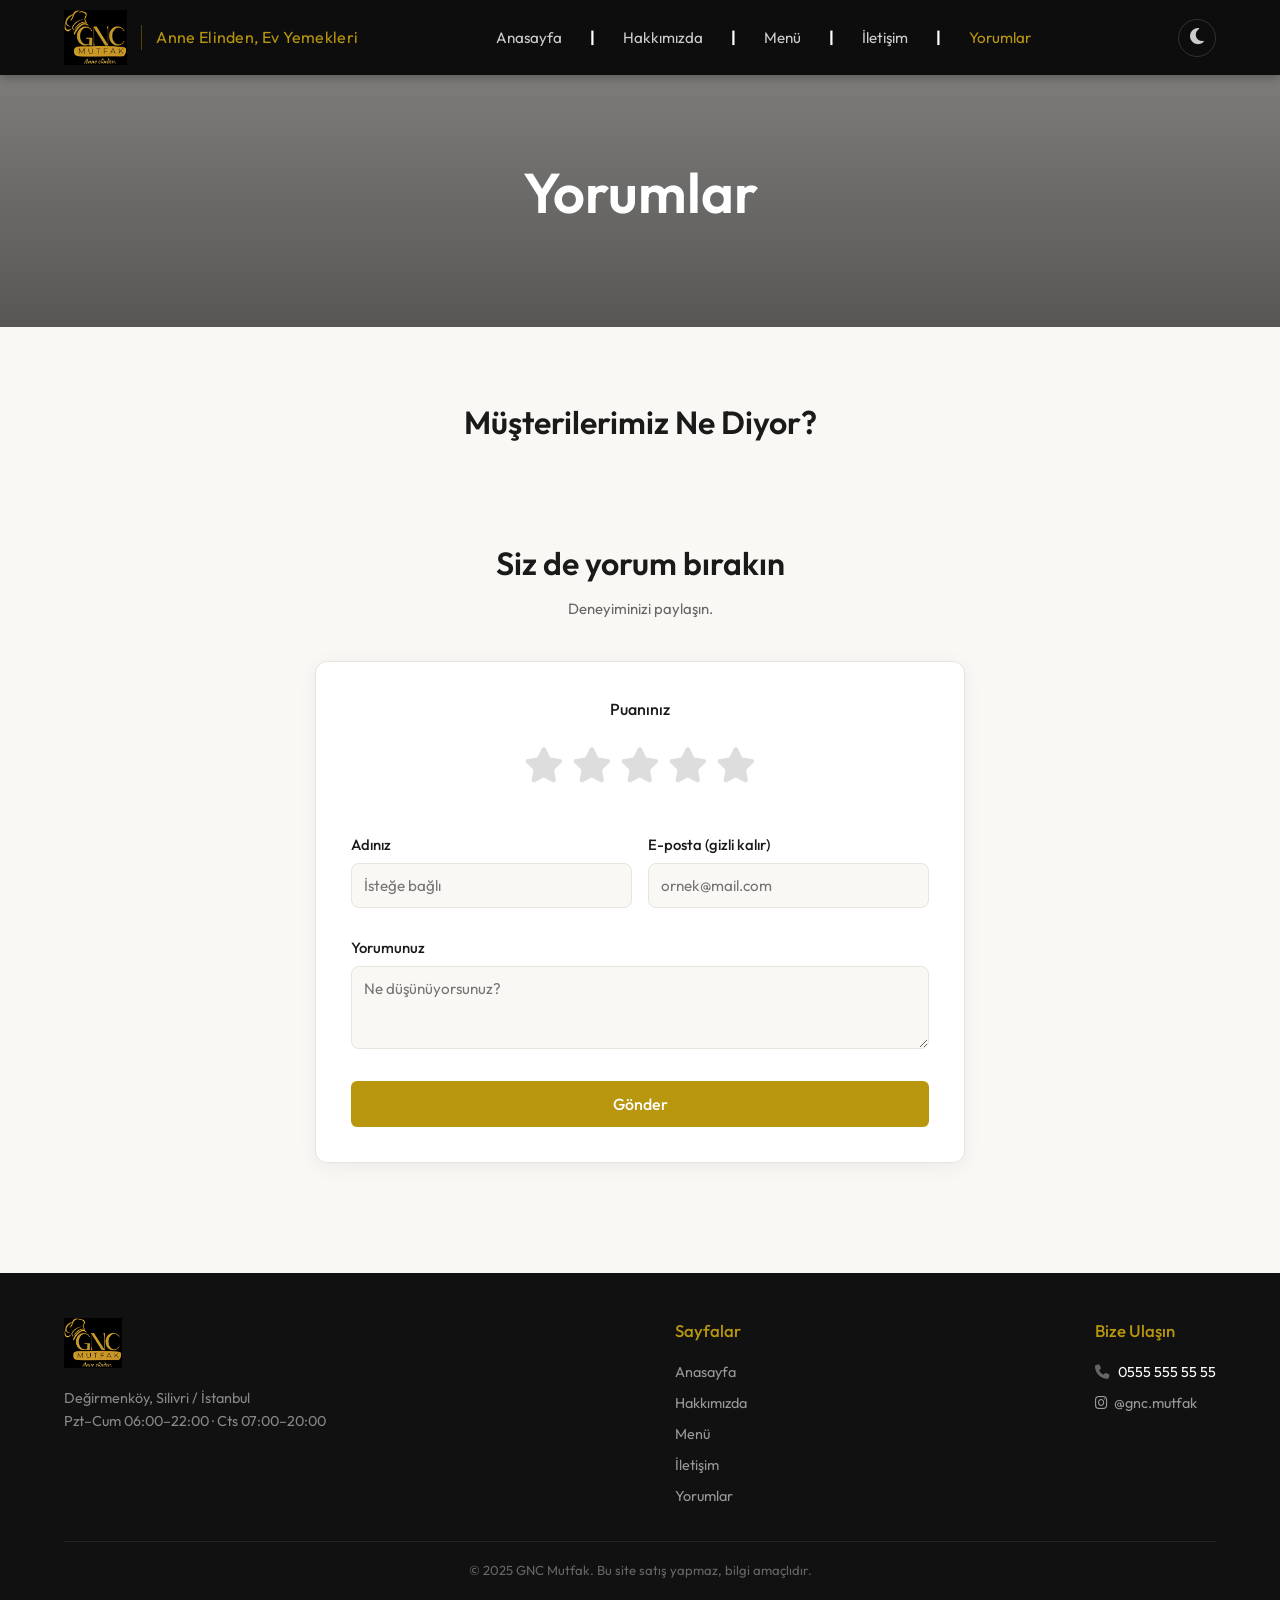
<file: GNC Mutfak Site/yorumlar.html>
<!DOCTYPE html>
<html lang="tr">

<head>
    <meta charset="UTF-8">
    <meta name="viewport" content="width=device-width, initial-scale=1.0">
    <title>Yorumlar - GNC Mutfak</title>
    <link rel="stylesheet" href="https://cdnjs.cloudflare.com/ajax/libs/font-awesome/6.4.0/css/all.min.css">
    <link rel="stylesheet" href="style.css">
</head>

<body>
    <nav class="gezinti-cubugu">
        <a href="index.html" class="marka-alani">
            <img src="logo/gnc-logo.png" alt="GNC Mutfak Logo">
            <span class="slogan">Anne Elinden, Ev Yemekleri</span>
        </a>
        <div class="hamburger-menu" id="hamburger-menu">
            <i class="fas fa-bars"></i>
        </div>
        <ul class="gezinti-baglantilari" id="gezinti-baglantilari">
            <li><a href="index.html">Anasayfa</a></li><b style="color: white;">| </b>
            <li><a href="hakkimizda.html">Hakkımızda</a></li><b style="color: white;">| </b>
            <li><a href="menu.html">Menü</a></li><b style="color: white;">| </b>
            <li><a href="iletisim.html">İletişim</a></li><b style="color: white;">| </b>
            <li><a href="yorumlar.html" class="aktif">Yorumlar</a></li>
        </ul>
        <button class="tema-dugme" id="tema-degistir" aria-label="Tema değiştir">
            <i class="fas fa-moon"></i>
        </button>
    </nav>

    <header class="kahraman-alan"
        style="height: 28vh; min-height: 200px; background: linear-gradient(rgba(0,0,0,0.5), rgba(0,0,0,0.65)), url('https://lh3.googleusercontent.com/p/AF1QipNJ5Hs_Q0hiNd6bYXMqFnFbdf8K0NYRQSn1RIUb=s2048') center/cover;">
        <div class="kahraman-icerik">
            <h1>Yorumlar</h1>
        </div>
    </header>

    <section class="bolum">
        <div class="bolum-baslik">
            <h2>Müşterilerimiz Ne Diyor?</h2>
        </div>

        <div class="yorumlar-izgara" id="yorumlarIzgara">
        </div>

        <!-- Yorum Formu -->
        <div class="bolum-baslik" style="margin-top: 50px;">
            <h2>Siz de yorum bırakın</h2>
            <p style="font-size: 0.93rem;">Deneyiminizi paylaşın.</p>
        </div>

        <div class="yorum-form-kutu">
            <form class="iletisim-formu" id="yorumFormu">
                <div class="giris-grubu" style="text-align: center;">
                    <label style="margin-bottom: 8px; display: block; font-size: 1rem;">Puanınız</label>
                    <div class="yildiz-puan-girisi">
                        <input type="radio" id="star5" name="rating" value="5" required>
                        <label for="star5"><i class="fas fa-star"></i></label>
                        <input type="radio" id="star4" name="rating" value="4">
                        <label for="star4"><i class="fas fa-star"></i></label>
                        <input type="radio" id="star3" name="rating" value="3">
                        <label for="star3"><i class="fas fa-star"></i></label>
                        <input type="radio" id="star2" name="rating" value="2">
                        <label for="star2"><i class="fas fa-star"></i></label>
                        <input type="radio" id="star1" name="rating" value="1">
                        <label for="star1"><i class="fas fa-star"></i></label>
                    </div>
                </div>

                <div style="display: grid; grid-template-columns: 1fr 1fr; gap: 16px; margin-top: 8px;">
                    <div class="giris-grubu">
                        <label for="rev-name">Adınız</label>
                        <input type="text" id="rev-name" placeholder="İsteğe bağlı">
                    </div>
                    <div class="giris-grubu">
                        <label for="rev-email">E-posta (gizli kalır)</label>
                        <input type="email" id="rev-email" placeholder="ornek@mail.com">
                    </div>
                </div>

                <div class="giris-grubu" style="margin-top: 12px;">
                    <label for="rev-text">Yorumunuz</label>
                    <textarea id="rev-text" rows="3" placeholder="Ne düşünüyorsunuz?" required></textarea>
                </div>

                <button type="submit" class="dugme" style="margin-top: 16px; width: 100%;">Gönder</button>
            </form>
        </div>
    </section>

    <footer>
        <div class="altbilgi-icerik">
            <div class="altbilgi-marka">
                <img src="logo/gnc-logo.png" alt="GNC Mutfak" height="50">
                <p>Değirmenköy, Silivri / İstanbul<br>Pzt–Cum 06:00–22:00 · Cts 07:00–20:00</p>
            </div>
            <div class="altbilgi-baglantilar">
                <h4>Sayfalar</h4>
                <ul>
                    <li><a href="index.html">Anasayfa</a></li>
                    <li><a href="hakkimizda.html">Hakkımızda</a></li>
                    <li><a href="menu.html">Menü</a></li>
                    <li><a href="iletisim.html">İletişim</a></li>
                    <li><a href="yorumlar.html">Yorumlar</a></li>
                </ul>
            </div>
            <div class="altbilgi-baglantilar">
                <h4>Bize Ulaşın</h4>
                <ul>
                    <li><i class="fas fa-phone" style="color:#666; margin-right:6px;"></i> 0555 555 55 55</li>
                    <li><a href="https://www.instagram.com/gnc.mutfak" target="_blank"><i class="fab fa-instagram"
                                style="margin-right:6px;"></i>@gnc.mutfak</a></li>
                </ul>
            </div>
        </div>
        <div class="altbilgi-alt">&copy; 2025 GNC Mutfak. Bu site satış yapmaz, bilgi amaçlıdır.</div>
    </footer>

    <script src="script.js"></script>
</body>

</html>
</file>
<file: GNC Mutfak Site/style.css>
@import url('https://fonts.googleapis.com/css2?family=Outfit:wght@300;400;500;600;700&display=swap');

/* ================== KOYU TEMA ================== */
[data-tema="koyu"] .gezinti-cubugu {
    background: #0a0a0a;
}

[data-tema="koyu"] .duyuru-bandi {
    background: #0a0a0a;
}

[data-tema="koyu"] body {
    background-color: #121212;
    color: #e8e6e3;
}

[data-tema="koyu"] .bolum-baslik h2 {
    color: #e8e6e3;
}

[data-tema="koyu"] .bolum-baslik p {
    color: #a0a0a0;
}

[data-tema="koyu"] .tanitim-yazi h2 {
    color: #e8e6e3;
}

[data-tema="koyu"] .tanitim-yazi p {
    color: #a0a0a0;
}

[data-tema="koyu"] .tanitim-yazi .vurgu {
    color: #d4ad1a;
}

[data-tema="koyu"] .marka-alani .slogan {
    color: #d4ad1a;
}

[data-tema="koyu"] .kahraman-alan h1 span {
    color: #d4ad1a;
}

[data-tema="koyu"] .gezinti-baglantilari li a:hover,
[data-tema="koyu"] .gezinti-baglantilari li a.aktif {
    color: #d4ad1a;
}

[data-tema="koyu"] .tema-dugme:hover {
    border-color: #d4ad1a;
    color: #d4ad1a;
}

[data-tema="koyu"] .dugme {
    background-color: #d4ad1a;
}

[data-tema="koyu"] .dugme:hover {
    background-color: #e0be2e;
}

[data-tema="koyu"] .duyuru-bandi a {
    color: #d4ad1a;
}

[data-tema="koyu"] .menu-ogesi {
    background: #1e1e1e;
    box-shadow: 0 4px 20px rgba(0, 0, 0, 0.3);
    border-color: #2c2c2c;
}

[data-tema="koyu"] .menu-kategori {
    color: #d4ad1a;
}

[data-tema="koyu"] .menu-icerik h3 {
    color: #e8e6e3;
}

[data-tema="koyu"] .menu-icerik p {
    color: #a0a0a0;
}

[data-tema="koyu"] .gunluk-menu-kutu {
    background: #1e1e1e;
    box-shadow: 0 4px 20px rgba(0, 0, 0, 0.3);
    border-color: #2c2c2c;
}

[data-tema="koyu"] .menu-sutun h3 {
    color: #e8e6e3;
    border-bottom-color: #2c2c2c;
}

[data-tema="koyu"] .gunluk-oge {
    background: #121212;
}

[data-tema="koyu"] .gunluk-oge:hover {
    background: #252525;
    border-color: #2c2c2c;
}

[data-tema="koyu"] .gunluk-oge-bilgi h4 {
    color: #e8e6e3;
}

[data-tema="koyu"] .iletisim-kutu {
    background: #1e1e1e;
    box-shadow: 0 4px 20px rgba(0, 0, 0, 0.3);
    border-color: #2c2c2c;
}

[data-tema="koyu"] .bilgi-ikon {
    background-color: #121212;
    color: #d4ad1a;
}

[data-tema="koyu"] .bilgi-icerik h4 {
    color: #e8e6e3;
}

[data-tema="koyu"] .bilgi-icerik p {
    color: #a0a0a0;
}

[data-tema="koyu"] .giris-grubu label {
    color: #e8e6e3;
}

[data-tema="koyu"] .giris-grubu input,
[data-tema="koyu"] .giris-grubu textarea {
    border-color: #2c2c2c;
    background: #121212;
    color: #e8e6e3;
}

[data-tema="koyu"] .giris-grubu input:focus,
[data-tema="koyu"] .giris-grubu textarea:focus {
    background: #252525;
    border-color: #d4ad1a;
}

[data-tema="koyu"] .yorum-karti {
    background: #1e1e1e;
    box-shadow: 0 4px 20px rgba(0, 0, 0, 0.3);
    border-color: #2c2c2c;
}

[data-tema="koyu"] .yorumcu-isim {
    color: #e8e6e3;
}

[data-tema="koyu"] .yorum-yildizlar {
    color: #d4ad1a;
}

[data-tema="koyu"] .yorum-metin {
    color: #a0a0a0;
}

[data-tema="koyu"] .yorum-form-kutu {
    background: #1e1e1e;
    box-shadow: 0 4px 20px rgba(0, 0, 0, 0.3);
    border-color: #2c2c2c;
}

[data-tema="koyu"] .yildiz-puan-girisi label {
    color: #444;
}

[data-tema="koyu"] .yildiz-puan-girisi input:checked~label,
[data-tema="koyu"] .yildiz-puan-girisi label:hover,
[data-tema="koyu"] .yildiz-puan-girisi label:hover~label {
    color: #d4ad1a;
}

[data-tema="koyu"] .menu-resim {
    background: #2a2a2a;
}

[data-tema="koyu"] .altbilgi-baglantilar h4 {
    color: #d4ad1a;
}

[data-tema="koyu"] footer {
    background-color: #0a0a0a;
}

/* ================== TEMA DÜĞME ================== */
.tema-dugme {
    background: none;
    border: 1px solid rgba(255, 255, 255, 0.15);
    color: #cccccc;
    cursor: pointer;
    font-size: 1.15rem;
    width: 38px;
    height: 38px;
    border-radius: 50%;
    display: flex;
    align-items: center;
    justify-content: center;
    transition: all 0.3s ease;
    margin-left: 10px;
    flex-shrink: 0;
}

.tema-dugme:hover {
    border-color: #b8960e;
    color: #b8960e;
    background: rgba(184, 150, 14, 0.1);
}

@media (max-width: 768px) {
    .tema-dugme {
        position: absolute;
        right: 55px;
        top: 50%;
        transform: translateY(-50%);
    }
}

* {
    margin: 0;
    padding: 0;
    box-sizing: border-box;
    font-family: 'Outfit', sans-serif;
}

body {
    background-color: #faf8f4;
    color: #1a1a1a;
    line-height: 1.6;
    overflow-x: hidden;
}

/* ================== GEZİNTİ ÇUBUĞU ================== */
.gezinti-cubugu {
    position: fixed;
    top: 0;
    left: 0;
    width: 100%;
    height: 75px;
    background: #0d0d0d;
    box-shadow: 0 2px 10px rgba(0, 0, 0, 0.3);
    z-index: 1000;
    display: flex;
    justify-content: space-between;
    align-items: center;
    padding: 0 5%;
}

.marka-alani {
    display: flex;
    align-items: center;
    gap: 14px;
    text-decoration: none;
}

.marka-alani img {
    height: 55px;
    object-fit: contain;
}

.marka-alani .slogan {
    font-size: 1rem;
    font-weight: 400;
    color: #b8960e;
    border-left: 1px solid rgba(184, 150, 14, 0.4);
    padding-left: 14px;
    display: none;
    letter-spacing: 0.3px;
}

@media (min-width: 768px) {
    .marka-alani .slogan {
        display: block;
    }
}

.gezinti-baglantilari {
    display: flex;
    list-style: none;
    gap: 28px;
}

.gezinti-baglantilari li a {
    text-decoration: none;
    color: #cccccc;
    font-weight: 400;
    font-size: 0.95rem;
    transition: color 0.2s ease;
}

.gezinti-baglantilari li a:hover,
.gezinti-baglantilari li a.aktif {
    color: #b8960e;
}

.hamburger-menu {
    display: none;
    cursor: pointer;
    font-size: 1.4rem;
    color: #cccccc;
}

@media (max-width: 768px) {
    .hamburger-menu {
        display: block;
    }

    .gezinti-baglantilari {
        position: absolute;
        top: 75px;
        right: -100%;
        background: #0d0d0d;
        flex-direction: column;
        width: 240px;
        height: 100vh;
        gap: 0;
        box-shadow: -4px 0 12px rgba(0, 0, 0, 0.2);
        transition: 0.35s ease;
    }

    .gezinti-baglantilari.aktif {
        right: 0;
    }

    .gezinti-baglantilari li {
        width: 100%;
        border-bottom: 1px solid #222;
    }

    .gezinti-baglantilari li a {
        display: block;
        padding: 18px 20px;
        width: 100%;
    }
}

/* ================== KAHRAMAN ALAN ================== */
.kahraman-alan {
    margin-top: 75px;
    height: 85vh;
    min-height: 500px;
    display: flex;
    align-items: center;
    justify-content: center;
    text-align: center;
    background: linear-gradient(rgba(0, 0, 0, 0.55), rgba(0, 0, 0, 0.7)),
        url('https://lh3.googleusercontent.com/p/AF1QipNa2-7s0pr3Lamg94wfWB0jfUfoPpNOY1tgnaZx=s2048') center/cover;
    padding: 0 20px;
}

.kahraman-icerik {
    max-width: 700px;
    animation: yukariKaydir 0.8s ease-out forwards;
    opacity: 0;
    transform: translateY(20px);
}

.kahraman-alan h1 {
    font-size: clamp(2rem, 4.5vw, 3.5rem);
    color: #ffffff;
    margin-bottom: 16px;
    line-height: 1.15;
    font-weight: 600;
}

.kahraman-alan h1 span {
    color: #b8960e;
}

.kahraman-alan p {
    font-size: clamp(1rem, 1.8vw, 1.2rem);
    color: rgba(255, 255, 255, 0.8);
    margin-bottom: 28px;
    font-weight: 300;
}

.dugme {
    display: inline-block;
    padding: 13px 30px;
    background-color: #b8960e;
    color: white;
    text-decoration: none;
    border-radius: 6px;
    font-size: 1rem;
    font-weight: 500;
    transition: all 0.3s ease;
    border: none;
    cursor: pointer;
}

.dugme:hover {
    background-color: #c9a51a;
    transform: translateY(-2px);
}

.dugme-cerceveli {
    background-color: transparent;
    color: rgba(255, 255, 255, 0.85);
    border: 1px solid rgba(255, 255, 255, 0.3);
}

.dugme-cerceveli:hover {
    background-color: rgba(255, 255, 255, 0.1);
    color: white;
    border-color: rgba(255, 255, 255, 0.5);
}

/* ================== GENEL BÖLÜMLER ================== */
.bolum {
    padding: 70px 5%;
    max-width: 1200px;
    margin: 0 auto;
}

.bolum-baslik {
    text-align: center;
    margin-bottom: 40px;
}

.bolum-baslik h2 {
    font-size: 2rem;
    color: #1a1a1a;
    font-weight: 600;
    margin-bottom: 8px;
}

.bolum-baslik p {
    color: #666666;
    font-size: 1rem;
}

/* ================== TANITIM BÖLÜMÜ ================== */
.tanitim-alan {
    padding: 70px 5%;
    max-width: 1200px;
    margin: 0 auto;
}

.tanitim-kutu {
    display: grid;
    grid-template-columns: 1fr 1fr;
    gap: 50px;
    align-items: center;
}

@media (max-width: 800px) {
    .tanitim-kutu {
        grid-template-columns: 1fr;
    }
}

.tanitim-yazi h2 {
    font-size: 1.8rem;
    color: #1a1a1a;
    margin-bottom: 16px;
    font-weight: 600;
}

.tanitim-yazi p {
    color: #666666;
    line-height: 1.75;
    margin-bottom: 14px;
    font-size: 0.98rem;
}

.tanitim-yazi .vurgu {
    color: #876e03;
    font-weight: 500;
}

.tanitim-gorsel img {
    width: 100%;
    border-radius: 12px;
    object-fit: cover;
    max-height: 380px;
}

/* ================== DUYURU BANDI ================== */
.duyuru-bandi {
    background: #1a1a1a;
    padding: 40px 5%;
    text-align: center;
}

.duyuru-bandi p {
    color: rgba(255, 255, 255, 0.7);
    font-size: 1rem;
    max-width: 700px;
    margin: 0 auto;
    line-height: 1.7;
}

.duyuru-bandi a {
    color: #b8960e;
    text-decoration: none;
    font-weight: 500;
}

.duyuru-bandi a:hover {
    text-decoration: underline;
}

/* ================== MENÜ IZGARASI ================== */
.menu-izgara {
    display: grid;
    grid-template-columns: repeat(auto-fill, minmax(280px, 1fr));
    gap: 24px;
    margin-top: 30px;
}

.menu-ogesi {
    background: #ffffff;
    border-radius: 12px;
    overflow: hidden;
    box-shadow: 0 4px 20px rgba(0, 0, 0, 0.06);
    transition: all 0.3s ease;
    border: 1px solid #e8e4dd;
}

.menu-ogesi:hover {
    transform: translateY(-4px);
    box-shadow: 0 8px 30px rgba(0, 0, 0, 0.08);
}

.menu-resim {
    width: 100%;
    height: 200px;
    object-fit: cover;
    background: #f0ece4;
}

.menu-icerik {
    padding: 20px;
}

.menu-kategori {
    font-size: 0.78rem;
    color: #876e03;
    text-transform: uppercase;
    font-weight: 600;
    letter-spacing: 0.8px;
    margin-bottom: 8px;
    display: block;
}

.menu-icerik h3 {
    font-size: 1.2rem;
    color: #1a1a1a;
    margin-bottom: 8px;
    font-weight: 600;
}

.menu-icerik p {
    color: #666666;
    font-size: 0.9rem;
    line-height: 1.5;
}

/* ================== GÜNLÜK MENÜ ================== */
.gunluk-menu-kutu {
    background: white;
    border-radius: 12px;
    padding: 35px;
    box-shadow: 0 4px 20px rgba(0, 0, 0, 0.06);
    border: 1px solid #e8e4dd;
}

.menu-satir {
    display: flex;
    flex-wrap: wrap;
    gap: 35px;
    justify-content: space-between;
}

.menu-sutun {
    flex: 1;
    min-width: 280px;
}

.menu-sutun h3 {
    color: #1a1a1a;
    margin-bottom: 20px;
    font-size: 1.25rem;
    font-weight: 600;
    padding-bottom: 10px;
    border-bottom: 1px solid #e8e4dd;
}

.gunluk-oge {
    display: flex;
    align-items: center;
    gap: 16px;
    margin-bottom: 16px;
    background: #faf8f4;
    padding: 12px;
    border-radius: 10px;
    transition: all 0.3s ease;
    border: 1px solid transparent;
    opacity: 0;
    transform: translateY(18px);
    animation: ogeGiris 0.5s ease forwards;
}

.gunluk-oge:nth-child(1) {
    animation-delay: 0.05s;
}

.gunluk-oge:nth-child(2) {
    animation-delay: 0.12s;
}

.gunluk-oge:nth-child(3) {
    animation-delay: 0.19s;
}

.gunluk-oge:nth-child(4) {
    animation-delay: 0.26s;
}

.gunluk-oge:nth-child(5) {
    animation-delay: 0.33s;
}

.gunluk-oge:nth-child(6) {
    animation-delay: 0.40s;
}

.gunluk-oge:nth-child(7) {
    animation-delay: 0.47s;
}

.gunluk-oge:nth-child(8) {
    animation-delay: 0.54s;
}

.gunluk-oge:hover {
    border-color: #e8e4dd;
    background: white;
    transform: translateY(-2px) scale(1.015);
    box-shadow: 0 4px 14px rgba(0, 0, 0, 0.06);
}

.gunluk-oge img {
    width: 65px;
    height: 65px;
    border-radius: 8px;
    object-fit: cover;
}

.gunluk-oge-bilgi h4 {
    font-size: 1rem;
    color: #1a1a1a;
    margin-bottom: 3px;
    font-weight: 500;
}

/* ================== İLETİŞİM & KONUM ================== */
.iletisim-kutu {
    display: grid;
    grid-template-columns: 1fr 1fr;
    gap: 45px;
    background: white;
    padding: 35px;
    border-radius: 12px;
    box-shadow: 0 4px 20px rgba(0, 0, 0, 0.06);
    border: 1px solid #e8e4dd;
}

@media (max-width: 900px) {
    .iletisim-kutu {
        grid-template-columns: 1fr;
    }
}

.iletisim-bilgi {
    display: flex;
    flex-direction: column;
    gap: 25px;
}

.bilgi-ogesi {
    display: flex;
    align-items: flex-start;
    gap: 16px;
}

.bilgi-ikon {
    width: 44px;
    height: 44px;
    border-radius: 10px;
    background-color: #faf8f4;
    color: #b8960e;
    display: flex;
    align-items: center;
    justify-content: center;
    font-size: 1.2rem;
    flex-shrink: 0;
}

.bilgi-icerik h4 {
    font-size: 1.05rem;
    color: #1a1a1a;
    margin-bottom: 4px;
    font-weight: 500;
}

.bilgi-icerik p {
    color: #666666;
    font-size: 0.93rem;
}

.harita-kutu iframe {
    width: 100%;
    height: 100%;
    min-height: 320px;
    border: none;
    border-radius: 10px;
}

.iletisim-formu {
    display: flex;
    flex-direction: column;
    gap: 16px;
}

.giris-grubu {
    display: flex;
    flex-direction: column;
    gap: 6px;
}

.giris-grubu label {
    font-weight: 500;
    color: #1a1a1a;
    font-size: 0.93rem;
}

.giris-grubu input,
.giris-grubu textarea {
    padding: 12px;
    border: 1px solid #e8e4dd;
    border-radius: 8px;
    font-family: inherit;
    font-size: 0.95rem;
    transition: border-color 0.2s ease;
    background: #faf8f4;
}

.giris-grubu input:focus,
.giris-grubu textarea:focus {
    outline: none;
    border-color: #b8960e;
    background: white;
}

/* ================== YORUMLAR ================== */
.yorumlar-izgara {
    display: grid;
    grid-template-columns: repeat(auto-fill, minmax(300px, 1fr));
    gap: 24px;
    margin-bottom: 50px;
}

.yorum-karti {
    background: white;
    padding: 24px;
    border-radius: 12px;
    box-shadow: 0 4px 20px rgba(0, 0, 0, 0.06);
    border: 1px solid #e8e4dd;
}

.yorum-ust {
    display: flex;
    justify-content: space-between;
    align-items: center;
    margin-bottom: 12px;
}

.yorumcu-isim {
    font-weight: 500;
    font-size: 1rem;
}

.yorum-yildizlar {
    color: #876e03;
    font-size: 1rem;
}

.yorum-metin {
    color: #666666;
    font-style: italic;
    line-height: 1.6;
    font-size: 0.93rem;
}

.yorum-form-kutu {
    background: white;
    padding: 35px;
    border-radius: 12px;
    box-shadow: 0 4px 20px rgba(0, 0, 0, 0.06);
    max-width: 650px;
    margin: 0 auto;
    border: 1px solid #e8e4dd;
}

.yildiz-puan-girisi {
    display: flex;
    flex-direction: row-reverse;
    justify-content: center;
    gap: 8px;
    margin-bottom: 16px;
}

.yildiz-puan-girisi input {
    display: none;
}

.yildiz-puan-girisi label {
    font-size: 2.2rem;
    color: #ddd;
    cursor: pointer;
    transition: 0.2s;
}

.yildiz-puan-girisi input:checked~label,
.yildiz-puan-girisi label:hover,
.yildiz-puan-girisi label:hover~label {
    color: #876e03;
}

/* ================== ALTBİLGİ ================== */
footer {
    background-color: #111111;
    color: white;
    padding: 45px 5% 25px;
    margin-top: 40px;
}

.altbilgi-icerik {
    display: flex;
    justify-content: space-between;
    flex-wrap: wrap;
    gap: 35px;
    margin-bottom: 25px;
    max-width: 1200px;
    margin-left: auto;
    margin-right: auto;
}

.altbilgi-marka p {
    color: #888;
    margin-top: 12px;
    max-width: 280px;
    font-size: 0.9rem;
}

.altbilgi-baglantilar h4 {
    color: #b8960e;
    margin-bottom: 16px;
    font-size: 1.05rem;
    font-weight: 500;
}

.altbilgi-baglantilar ul {
    list-style: none;
}

.altbilgi-baglantilar ul li {
    margin-bottom: 8px;
    font-size: 0.9rem;
}

.altbilgi-baglantilar ul li a {
    color: #999;
    text-decoration: none;
    transition: color 0.2s ease;
}

.altbilgi-baglantilar ul li a:hover {
    color: white;
}

.altbilgi-alt {
    text-align: center;
    padding-top: 18px;
    border-top: 1px solid rgba(255, 255, 255, 0.08);
    color: #666;
    font-size: 0.82rem;
    max-width: 1200px;
    margin: 0 auto;
}

/* Animasyon */
@keyframes yukariKaydir {
    to {
        opacity: 1;
        transform: translateY(0);
    }
}

@keyframes ogeGiris {
    to {
        opacity: 1;
        transform: translateY(0);
    }
}
</file>
